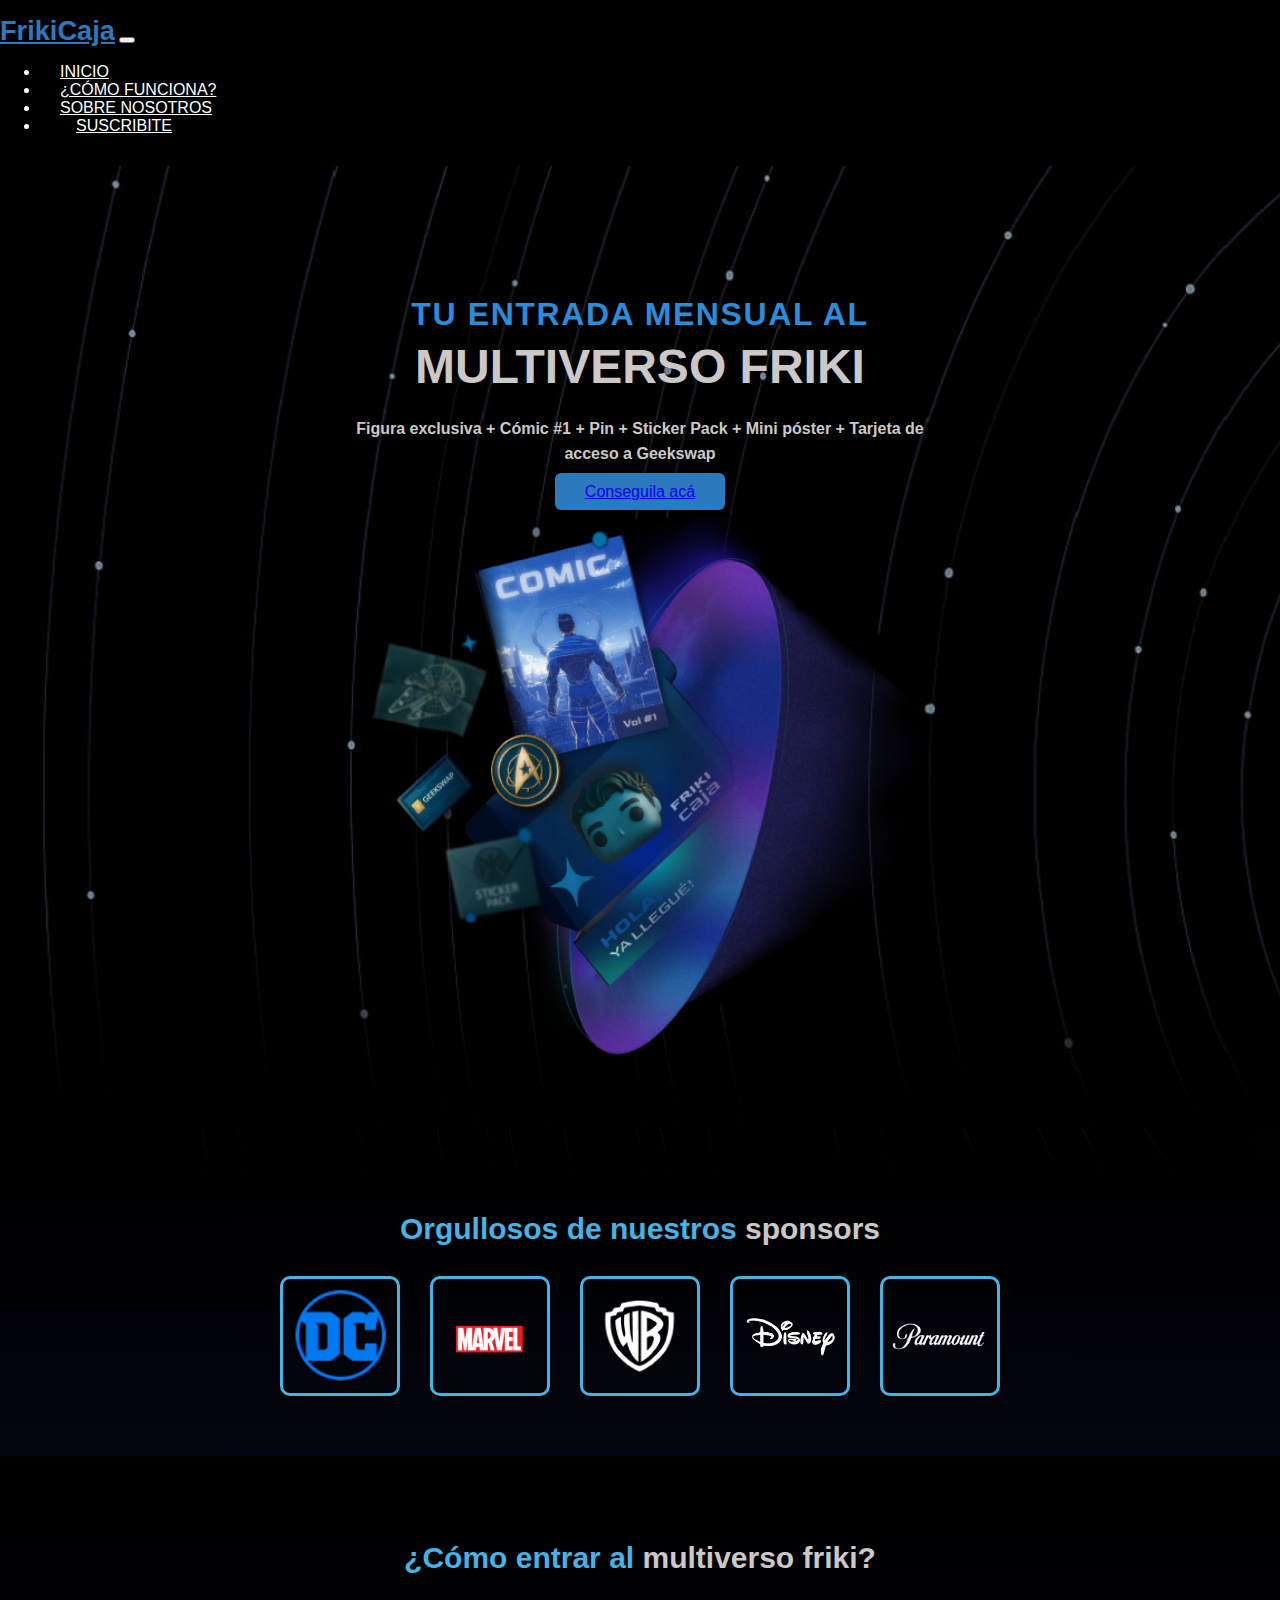
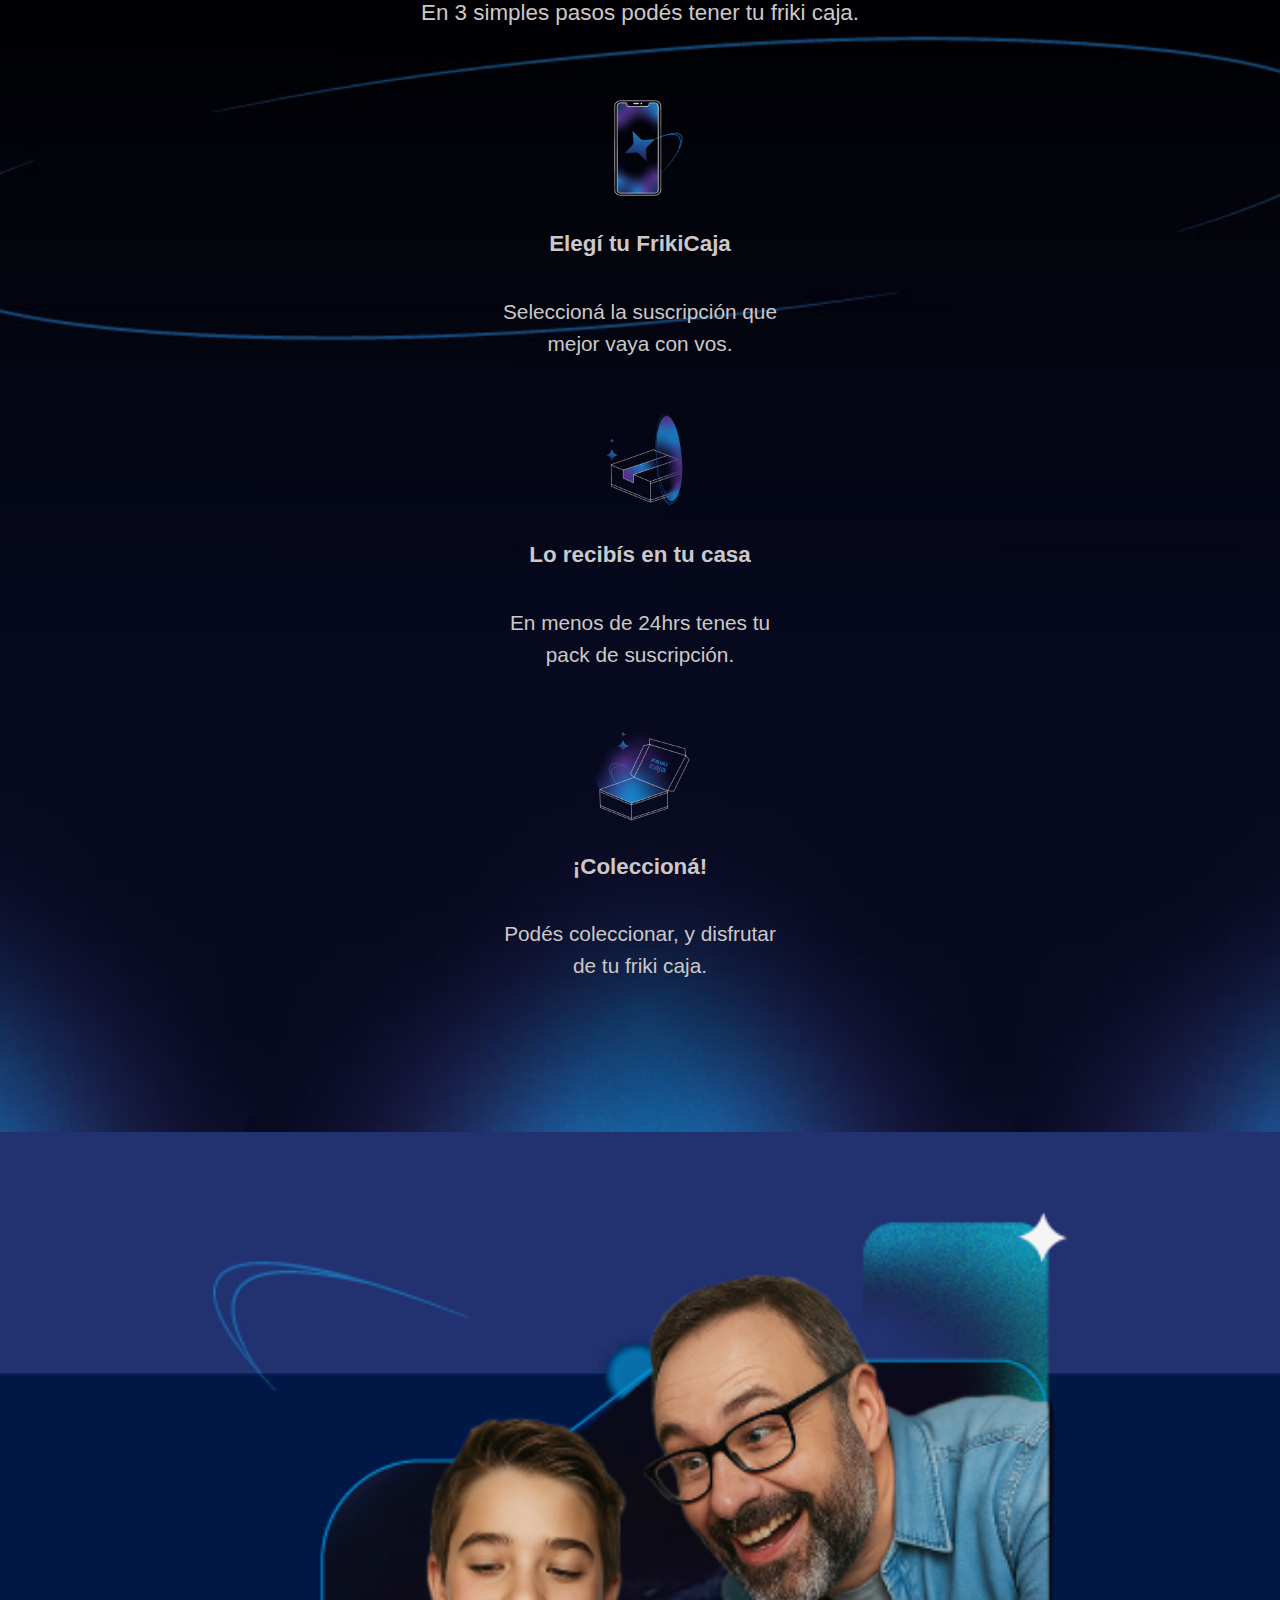
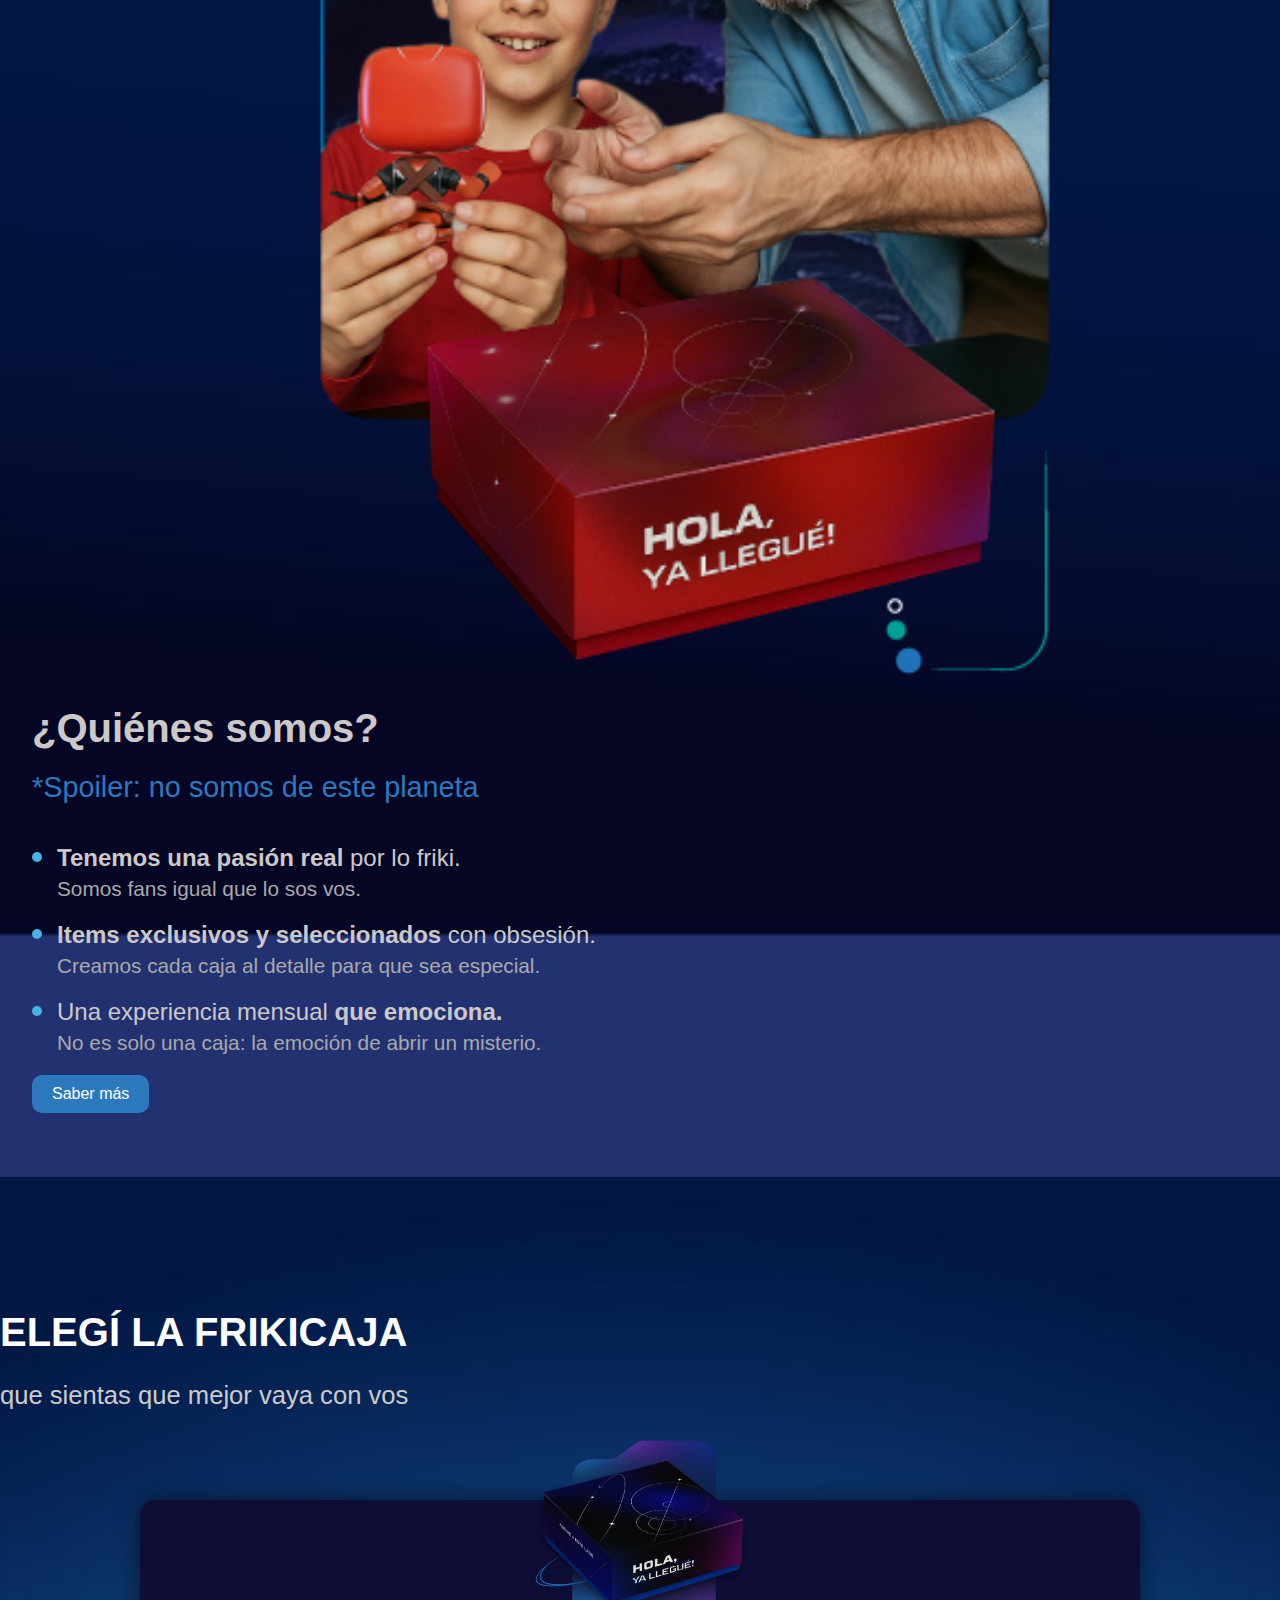
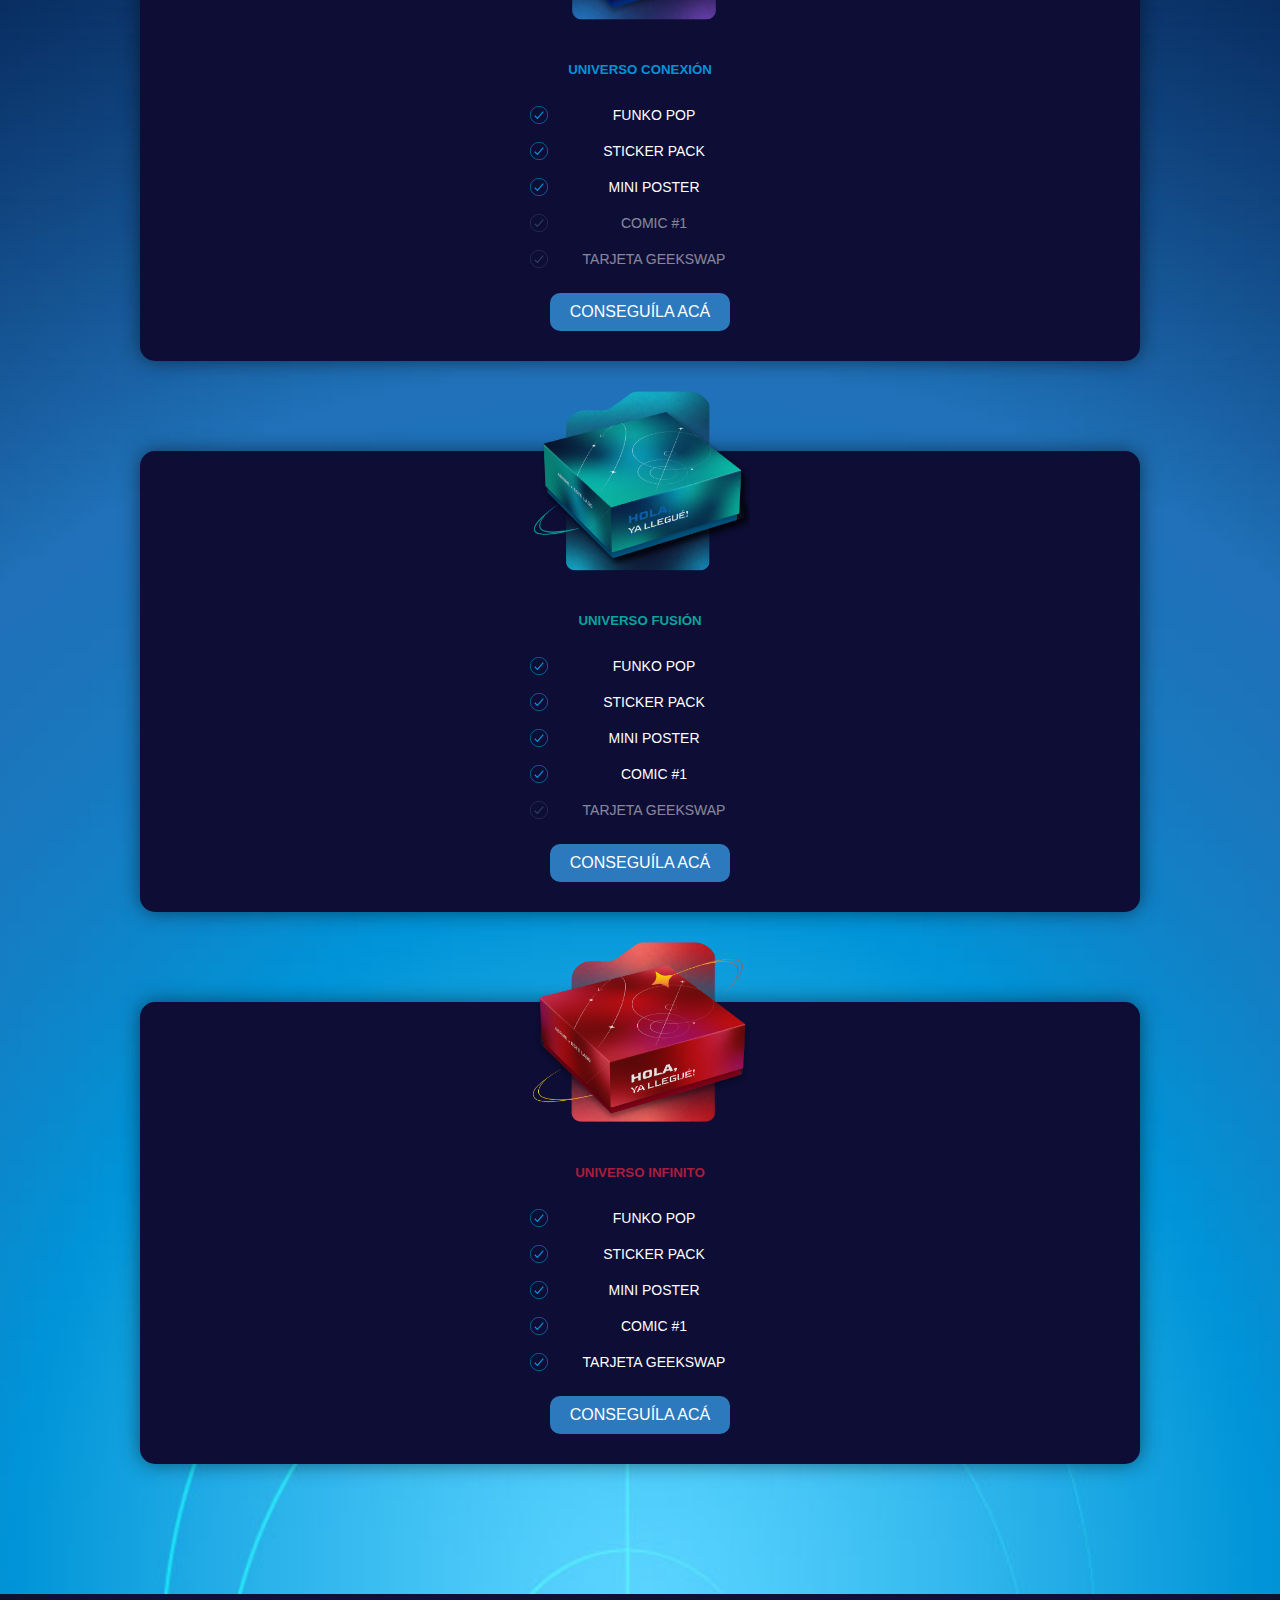
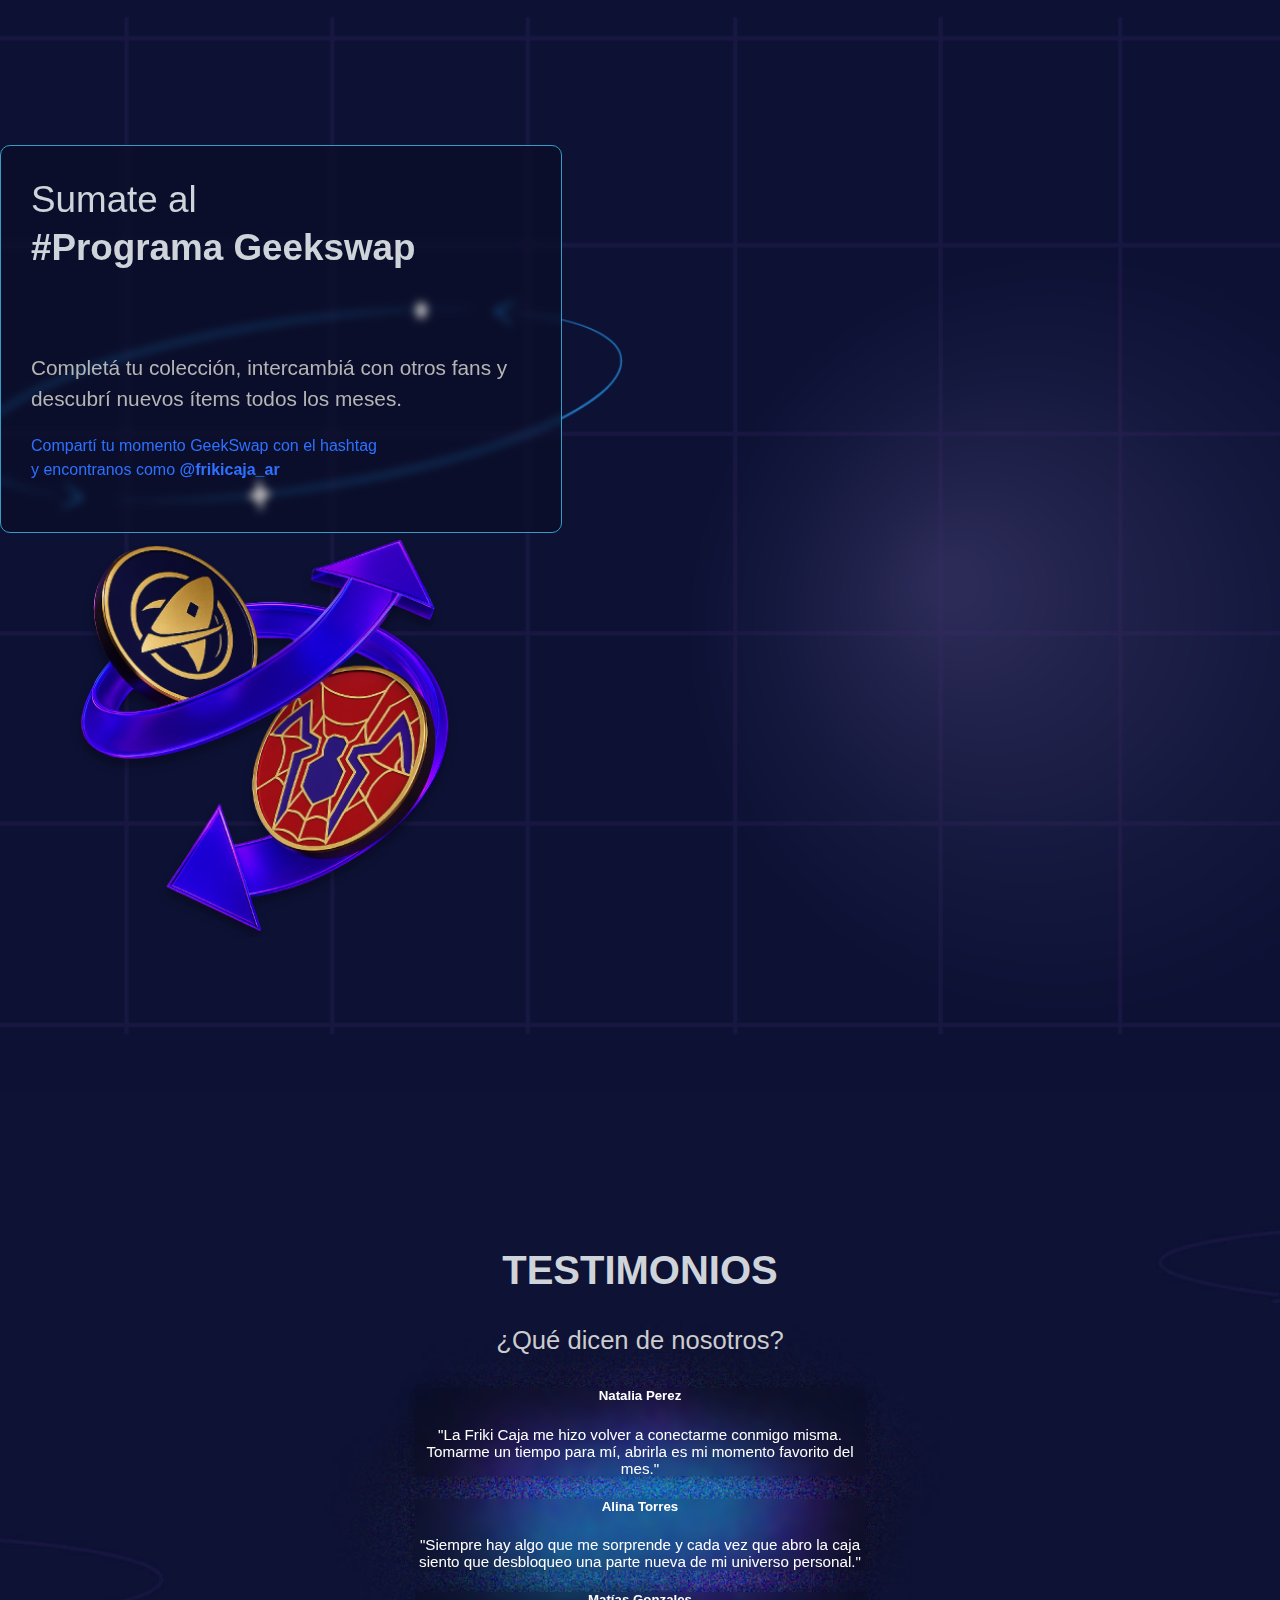
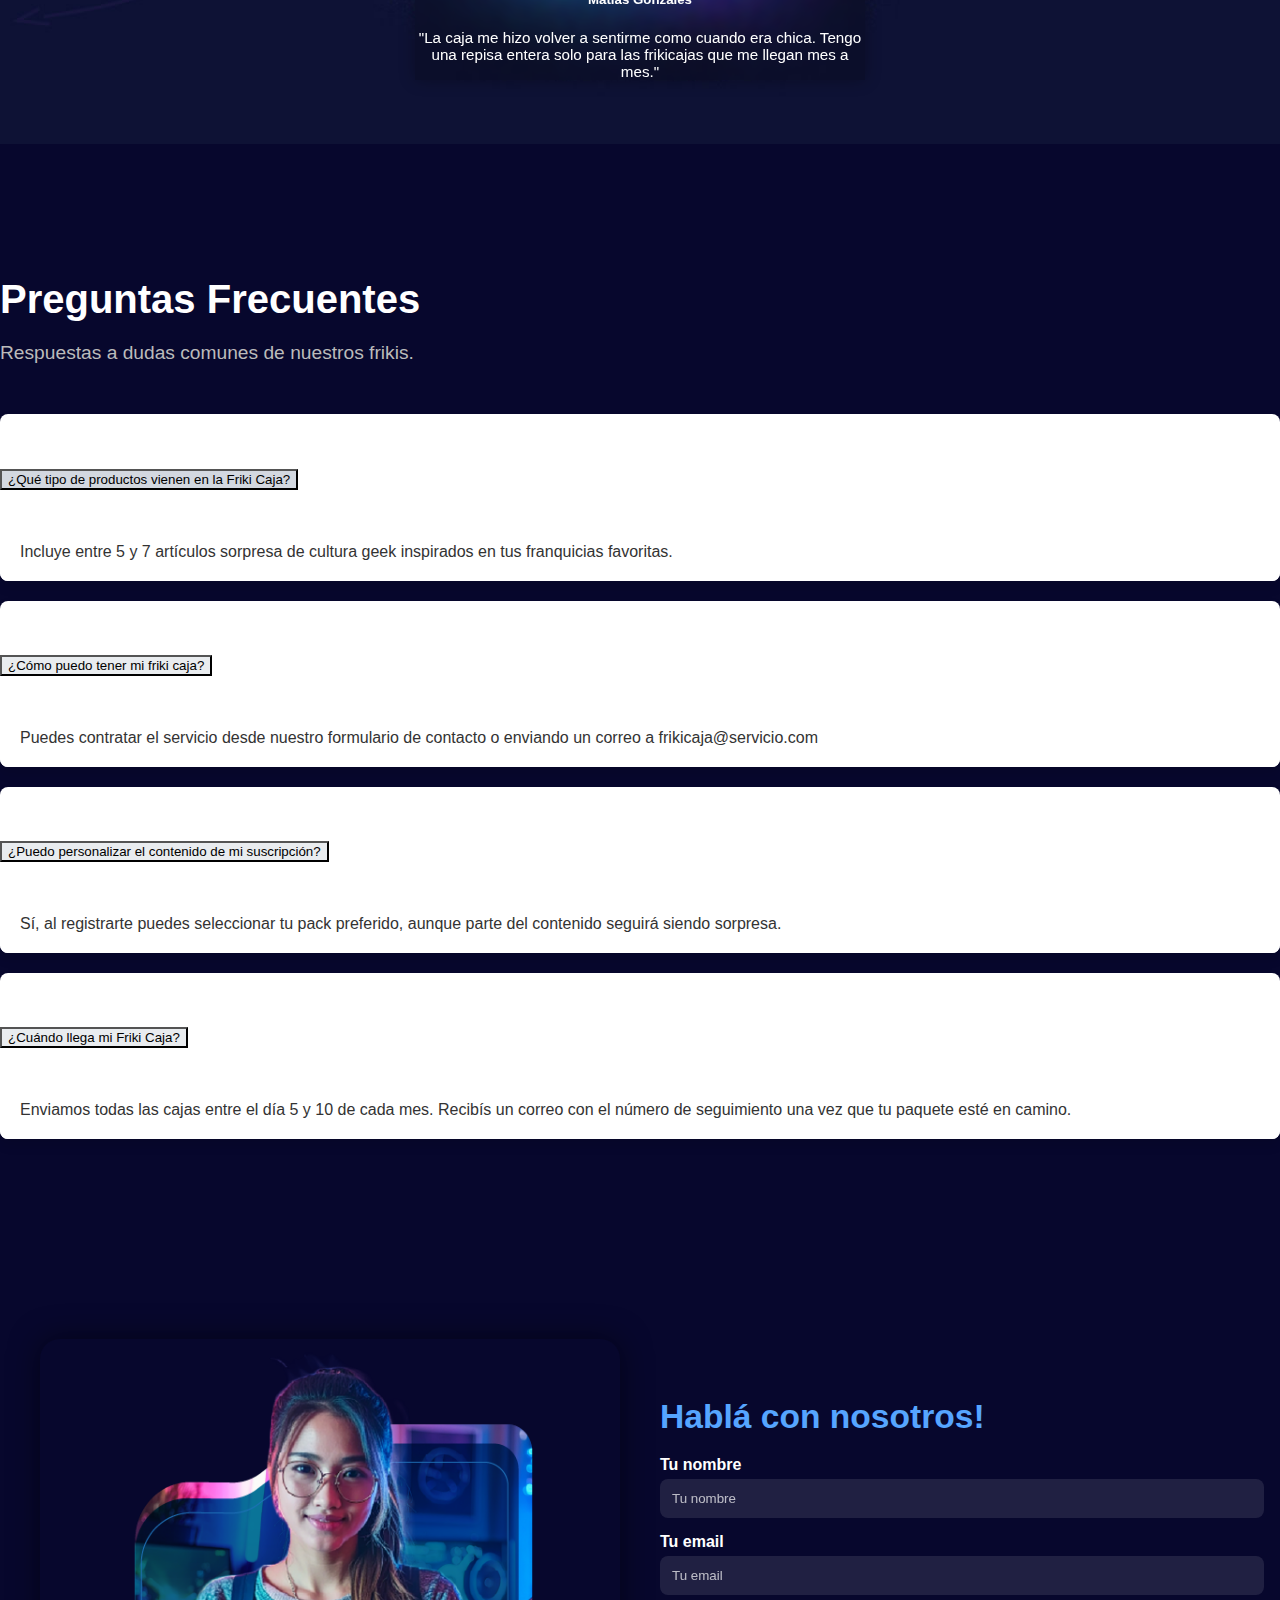
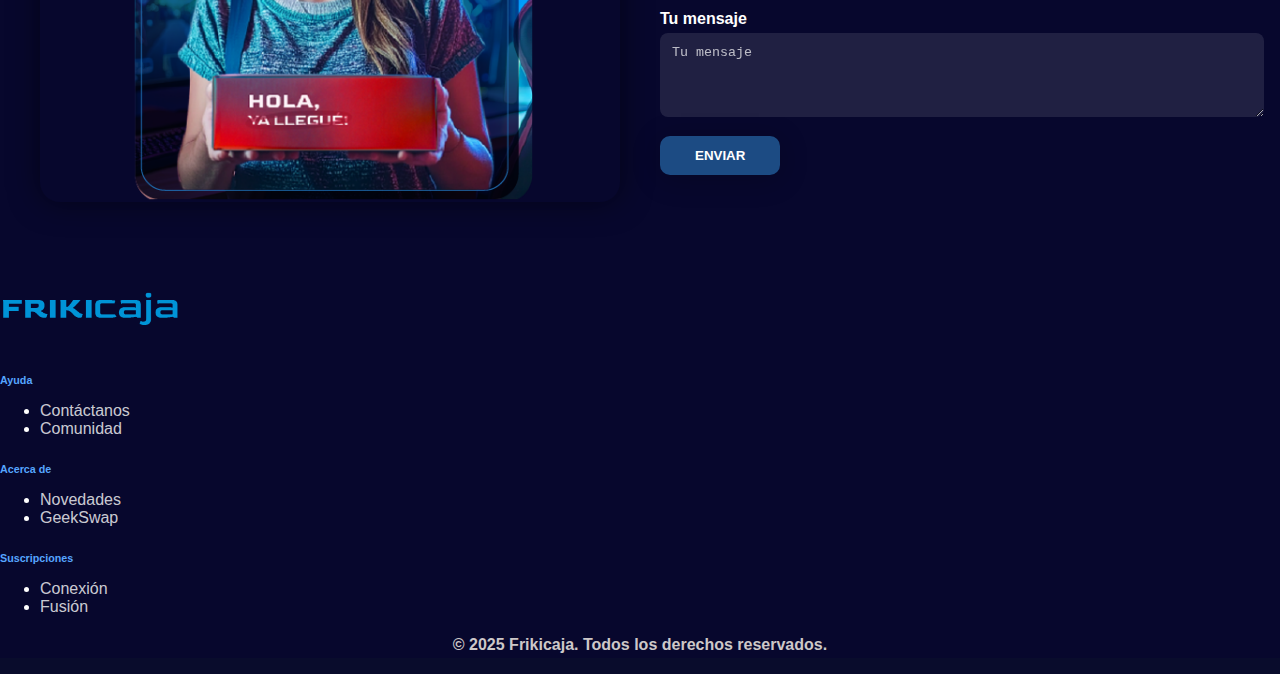
<file: index.html>
<!DOCTYPE html>
<html lang="es">
<head>
    <!-- Configuración básica del documento -->
    <meta charset="UTF-8">
    <meta name="viewport" content="width=device-width, initial-scale=1.0">
    <title>Plantilla Visible - Belluccia 3</title>

    <!-- Tipografía desde Google Fonts -->
    <link href='https://fonts.googleapis.com/css2?family=Goldman:wght@400;700&family=Montserrat:ital,wght@0,100..900;1,100..900&display=swap';>

    <!-- Framework CSS de Bootstrap -->
    <link href="https://cdn.jsdelivr.net/npm/bootstrap@5.3.7/dist/css/bootstrap.min.css" rel="stylesheet" integrity="sha384-LN+7fdVzj6u52u30Kp6M/trliBMCMKTyK833zpbD+pXdCLuTusPj697FH4R/5mcr" crossorigin="anonymous">

    <!-- Bootstrap Icons -->
    <link rel="stylesheet" href="https://cdn.jsdelivr.net/npm/bootstrap-icons@1.11.3/font/bootstrap-icons.css">

    <!-- Estilos personalizados -->
    <link rel="stylesheet" href="styles.css">

    
</head>
<body>

<!-- NAVBAR: Menú de navegación fijo superior -->
<nav class="navbar navbar-expand-lg navbar-dark fixed-top" style="background-color: rgba(0, 0, 0, 1);">
  <div class="container">
    <!-- Logo o nombre del sitio -->
    <a class="navbar-brand" href="#">FrikiCaja</a>
    <!-- Botón para mostrar menú en mobile -->
    <button class="navbar-toggler" type="button" data-bs-toggle="collapse" data-bs-target="#navbarNav">
      <span class="navbar-toggler-icon"></span>
    </button>
    <!-- Ítems del menú -->
    <div class="collapse navbar-collapse justify-content-end" id="navbarNav">
      <ul class="navbar-nav">
        <li class="nav-item"><a class="nav-link active" href="#">INICIO</a></li>
        <li class="nav-item"><a class="nav-link" href="#">¿CÓMO FUNCIONA?</a></li>
        <li class="nav-item"><a class="nav-link" href="#">SOBRE NOSOTROS</a></li>
        <li class="nav-item"><a class="nav-link nav-suscribite" href="#">SUSCRIBITE</a></li>
      </ul>
    </div>
  </div>
</nav>
<!-- /NAVBAR -->

<!-- HERO: Sección de portada con llamado a la acción -->
<section class="section-spacing container-fluid px-5 d-flex align-items-center justify-content-between hero-bg" style="min-height: 100vh; padding-top: 100px;">
  <div class="row align-items-center w-100">
    <!-- Texto principal -->
    <div class="col-lg-6">
      <h1 class="h1-custom">
        <span class="subtitulo">Tu entrada mensual al</span>
        <span class="titulo-friki">MULTIVERSO FRIKI</span>
      </h1>
      <p class="p-custom">Figura exclusiva + Cómic #1 + Pin + Sticker Pack 
        + Mini póster + Tarjeta de acceso a Geekswap</p>
     <div class="d-flex gap-3 mt-4 justify-content-center">
       <a href="./suscripcion.html" class="btn btn-dark">Conseguila acá</a>
    </div>
    </div>
    

    <!-- Imagen destacada -->
    <div class="col-lg-6 text-center">
      <img src="boxhero.png" class="img-fluid img-rounded" alt="Imagen Hero">
    </div>
  </div>
</section>
<!-- /HERO -->
<!-- SPONSORS: Sección DE SPONSORS -->
 <section class="sponsors">
  <div class="container">
  <h2>Orgullosos de nuestros <span class="sponsor-word">sponsors</span></h2>
    <div class="sponsor-logos">
      <img src="dc-logo.png" alt="DC" class="sponsor-logo">
      <img src="marvel-logo.png" alt="Marvel" class="sponsor-logo">
      <img src="wb-logo.png" alt="Warner Bros" class="sponsor-logo">
      <img src="disney-logo.png" alt="Disney" class="sponsor-logo">
      <img src="paramount-logo.png" alt="Paramount" class="sponsor-logo">
    </div>
  </div>
</section>
 <!-- SPONSORS: Sección DE SPONSORS -->
<!-- ABOUT: Sección sobre nosotros -->

<section class="section-spacing text-center about-sec">
  <div class="about-title">
   <h2 class="comoentrar">
  ¿Cómo entrar al <span class="blanco">multiverso friki?</span>
</h2>
  <p class="mt-3 mb-5">En 3 simples pasos podés tener tu friki caja.</p>
  </div>
  <div class="container">
    <div class="row justify-content-center">
      <!-- Paso 1 -->
      <div class="col-12 col-md-4 mb-5">
        <img src="pasouno.png" alt="Elegí tu caja" class="step-icon mb-3" />
        <h4 class="pasos">Elegí tu FrikiCaja</h4>
        <p class="suscripcion">Seleccioná la suscripción que mejor vaya con vos.</p>
      </div>
      <!-- Paso 2 -->
      <div class="col-12 col-md-4 mb-5">
        <img src="pasodos.png" alt="Lo recibís en tu casa" class="step-icon mb-3" />
        <h4 class="pasos">Lo recibís en tu casa</h4>
        <p class="suscripcion">En menos de 24hrs tenes tu pack de suscripción.</p>
      </div>
      <!-- Paso 3 -->
      <div class="col-12 col-md-4 mb-5">
        <img src="pasotres.png" alt="Coleccioná" class="step-icon mb-3" />
        <h4 class="pasos">¡Coleccioná!</h4>
        <p class="suscripcion">Podés coleccionar, y disfrutar de tu friki caja.</p>
      </div>
    </div>
  </div>
</section>

<!-- ABOUT: Sección sobre nosotros -->
 <!-- SECCIÓN B: Imagen izquierda, texto derecha -->
<section class="section-quienes">
  <div class="container">
    <div class="row align-items-center">
      <div class="col-lg-6 text-center mb-4 mb-lg-0">
        <img src="quien.png" class="img-quien img-rounded" alt="Imagen ilustrativa">
      </div>
      <div class="col-lg-6">
        <h2 class="display-5 tituloquienes">¿Quiénes somos?</h2>
        <p class="bajadaquienes">*Spoiler: no somos de este planeta</p>
        <ul class="lista-quienes">
    <li>
        <strong>Tenemos una pasión real</strong> por lo friki.<br>
        <span>Somos fans igual que lo sos vos.</span>
    </li>
    <li>
        <strong>Items exclusivos y seleccionados</strong> con obsesión.<br>
        <span>Creamos cada caja al detalle para que sea especial.</span>
    </li>
    <li>
        Una experiencia mensual <strong>que emociona.</strong><br>
        <span>No es solo una caja: la emoción de abrir un misterio.</span>
    </li>
</ul>

        <a href="#" class="btn-quienes btn-primary mt-3">Saber más</a>
      </div>
    </div>
  </div>
</section>

   <!-- PRICING: Tabla de precios o planes -->
<section class="section-spacing precios-universo text-center">
  <h2 class="titulo-universo">ELEGÍ LA FRIKICAJA</h2>
  <p class="subtitulo-universo">que sientas que mejor vaya con vos</p>
  <div class="row mt-5 justify-content-center">

    <!-- UNIVERSO CONEXIÓN -->
    <div class="col-md-4 col-sm-6">
      <div class="universo-card">
        <img class="box-img" src="conexion.png" alt="Caja Conexión">
        <h5 class="nombre-conexion">UNIVERSO CONEXIÓN</h5>
        <ul class="universo-lista">
          <li><span class="icon-check"></span>FUNKO POP</li>
          <li><span class="icon-check"></span>STICKER PACK</li>
          <li><span class="icon-check"></span>MINI POSTER</li>
          <li class="disabled"><span class="icon-cross"></span>COMIC #1</li>
          <li class="disabled"><span class="icon-cross"></span>TARJETA GEEKSWAP</li>
        </ul>
        <a href="#" class="btn-universo">CONSEGUÍLA ACÁ</a>
      </div>
    </div>

    <!-- UNIVERSO FUSIÓN -->
    <div class="col-md-4 col-sm-6">
      <div class="universo-card">
        <img class="box-img" src="fusion.png" alt="Caja Fusión">
        <h5 class="nombre-fusion">UNIVERSO FUSIÓN</h5>
        <ul class="universo-lista">
          <li><span class="icon-check"></span>FUNKO POP</li>
          <li><span class="icon-check"></span>STICKER PACK</li>
          <li><span class="icon-check"></span>MINI POSTER</li>
          <li><span class="icon-check"></span>COMIC #1</li>
          <li class="disabled"><span class="icon-cross"></span>TARJETA GEEKSWAP</li>
        </ul>
        <a href="#" class="btn-universo">CONSEGUÍLA ACÁ</a>
      </div>
    </div>

    <!-- UNIVERSO INFINITO -->
    <div class="col-md-4 col-sm-6">
      <div class="universo-card">
        <img class="box-img" src="infinito.png" alt="Caja Infinito">
        <h5 class="nombre-infinito">UNIVERSO INFINITO</h5>
        <ul class="universo-lista">
          <li><span class="icon-check"></span>FUNKO POP</li>
          <li><span class="icon-check"></span>STICKER PACK</li>
          <li><span class="icon-check"></span>MINI POSTER</li>
          <li><span class="icon-check"></span>COMIC #1</li>
          <li><span class="icon-check"></span>TARJETA GEEKSWAP</li>
        </ul>
        <a href="#" class="btn-universo">CONSEGUÍLA ACÁ</a>
      </div>
    </div>

  </div>
</section>

<!-- SECCIÓN C: Texto izquierda, imagen derecha -->
<section class="section-spacing fondo-con-imagen">
  <div class="container">
    <div class="row align-items-center justify-content-center">
      
      <!-- Columna de texto -->
      <div class="col-lg-6 text-left texto-geekswap">
        <div class="titulo-geekswap">
          Sumate al<br>
          <strong>#Programa Geekswap</strong>
        </div>
        <div class="descripcion-geekswap">
          <p>
            Completá tu colección, intercambiá con otros fans y descubrí nuevos ítems todos los meses.
          </p>
          <p class="hashtag">
            Compartí tu momento GeekSwap con el hashtag <br>y encontranos como <strong>@frikicaja_ar</strong>
          </p>
        </div>
      </div>
      
      <!-- Columna de imagen -->
      <div class="col-lg-6 text-center mt-4 mt-lg-0">
        <img src="geek.png" class="img-fluid mx-auto d-block" alt="GeekSwap">
      </div>
      
    </div>
  </div>
</section>

<!-- SECCIÓN TESTIMONIOS -->
<section class="section-spacing container-fluid text-center py-5 testimonios-section">
  <h2 class="testimonios-titulo mb-3 text-uppercase fw-bold">TESTIMONIOS</h2>
<p class="testimonios-subtitulo mb-5">¿Qué dicen de nosotros?</p>

  <div class="row">
    <!-- Testimonio 1 -->
    <div class="col-md-4 mb-4">
      <div class="testimonial-card p-4 rounded h-100">
        <h5 class="fw-bold">Natalia Perez</h5>
        <p>"La Friki Caja me hizo volver a conectarme conmigo misma. Tomarme un tiempo para mí, abrirla es mi momento favorito del mes."</p>
      </div>
    </div>

    <!-- Testimonio 2 -->
<div class="col-md-4 mb-4">
  <div class="testimonial-card middle-card p-4 rounded h-100">
    <h5 class="fw-bold">Alina Torres</h5>
    <p>"Siempre hay algo que me sorprende y cada vez que abro la caja siento que desbloqueo una parte nueva de mi universo personal."</p>
  </div>
</div>

    <!-- Testimonio 3 -->
    <div class="col-md-4 mb-4">
      <div class="testimonial-card p-4 rounded h-100">
        <h5 class="fw-bold">Matías Gonzales</h5>
        <p>"La caja me hizo volver a sentirme como cuando era chica. Tengo una repisa entera solo para las frikicajas que me llegan mes a mes."</p>
      </div>
    </div>
  </div>
</section>


<!-- FAQS: Preguntas frecuentes -->
<section class="faq-section text-center">
  <div class="container">
    <h2 class="faq-title">Preguntas Frecuentes</h2>
    <p class="faq-subtitle">Respuestas a dudas comunes de nuestros frikis.</p>

    <div class="accordion mt-5" id="faqAccordion">
      
      <!-- Pregunta 1 -->
      <div class="accordion-item faq-item">
        <h2 class="accordion-header" id="headingOne">
          <button class="accordion-button faq-button" type="button" data-bs-toggle="collapse" data-bs-target="#collapseOne" aria-expanded="true" aria-controls="collapseOne">
            ¿Qué tipo de productos vienen en la Friki Caja?
          </button>
        </h2>
        <div id="collapseOne" class="accordion-collapse collapse show">
          <div class="accordion-body faq-body">
            Incluye entre 5 y 7 artículos sorpresa de cultura geek inspirados en tus franquicias favoritas.
          </div>
        </div>
      </div>

      <!-- Pregunta 2 -->
      <div class="accordion-item faq-item">
        <h2 class="accordion-header" id="headingTwo">
          <button class="accordion-button faq-button collapsed" type="button" data-bs-toggle="collapse" data-bs-target="#collapseTwo" aria-expanded="false" aria-controls="collapseTwo">
            ¿Cómo puedo tener mi friki caja?
          </button>
        </h2>
        <div id="collapseTwo" class="accordion-collapse collapse">
          <div class="accordion-body faq-body">
            Puedes contratar el servicio desde nuestro formulario de contacto o enviando un correo a frikicaja@servicio.com
          </div>
        </div>
      </div>

      <!-- Pregunta 3 -->
      <div class="accordion-item faq-item">
        <h2 class="accordion-header" id="headingThree">
          <button class="accordion-button faq-button collapsed" type="button" data-bs-toggle="collapse" data-bs-target="#collapseThree" aria-expanded="false" aria-controls="collapseThree">
            ¿Puedo personalizar el contenido de mi suscripción?
          </button>
        </h2>
        <div id="collapseThree" class="accordion-collapse collapse">
          <div class="accordion-body faq-body">
            Sí, al registrarte puedes seleccionar tu pack preferido, aunque parte del contenido seguirá siendo sorpresa.
          </div>
        </div>
      </div>

      <!-- Pregunta 4 -->
      <div class="accordion-item faq-item">
        <h2 class="accordion-header" id="headingFour">
          <button class="accordion-button faq-button collapsed" type="button" data-bs-toggle="collapse" data-bs-target="#collapseFour" aria-expanded="false" aria-controls="collapseFour">
            ¿Cuándo llega mi Friki Caja?
          </button>
        </h2>
        <div id="collapseFour" class="accordion-collapse collapse">
          <div class="accordion-body faq-body">
            Enviamos todas las cajas entre el día 5 y 10 de cada mes. Recibís un correo con el número de seguimiento una vez que tu paquete esté en camino.
          </div>
        </div>
      </div>

    </div>
  </div>
</section>
<!-- CONTACT FORM: Formulario de contacto -->
<!-- CONTACT FORM -->
<section class="contact-section">
  <div class="contact-wrapper">
    <!-- Imagen a la izquierda -->
    <div class="contact-image">
      <img src="chica.png" alt="Frikicaja">
    </div>

    <!-- Formulario a la derecha -->
    <div class="contact-form">
      <h2>Hablá con nosotros!</h2>
      <form>
        <label>Tu nombre</label>
        <input type="text" placeholder="Tu nombre">

        <label>Tu email</label>
        <input type="email" placeholder="Tu email">

        <label>Tu mensaje</label>
        <textarea rows="4" placeholder="Tu mensaje"></textarea>

        <button type="submit" class="btn btn-dark contact-submit-btn">ENVIAR</button>
      </form>
    </div>
  </div>
</section>
<!-- /CONTACT FORM -->
<!-- FOOTER: Pie de página -->
<footer class="footer-custom py-4">
  <div class="container">
    <div class="row align-items-center">

      <!-- Columna 1: Imagen -->
      <div class="col-md-3 text-center text-md-start mb-4 mb-md-0">
        <img src="logo.png" alt="Frikicaja" class="footer-logo">
      </div>

      <!-- Contenedor de columnas alineadas a la derecha -->
      <div class="col-md-9 d-flex justify-content-end flex-wrap">

        <!-- Columna 2: Ayuda -->
        <div class="footer-column me-4 mb-3">
          <h6 class="footer-title">Ayuda</h6>
          <ul class="list-unstyled">
            <li><a href="#">Contáctanos</a></li>
            <li><a href="#">Comunidad</a></li>
          </ul>
        </div>

        <!-- Columna 3: Acerca de -->
        <div class="footer-column me-4 mb-3">
          <h6 class="footer-title">Acerca de</h6>
          <ul class="list-unstyled">
            <li><a href="#">Novedades</a></li>
            <li><a href="#">GeekSwap</a></li>
          </ul>
        </div>

        <!-- Columna 4: Suscripciones -->
        <div class="footer-column mb-3">
          <h6 class="footer-title">Suscripciones</h6>
          <ul class="list-unstyled">
            <li><a href="#">Conexión</a></li>
            <li><a href="#">Fusión</a></li>
          </ul>
        </div>

      </div>

    </div>

    <!-- Línea inferior -->
    <div class="text-center mt-4">
      <p class="p-custom">© 2025 Frikicaja. Todos los derechos reservados.</p>
    </div>

  </div>
</footer>
<!-- /FOOTER -->

<!-- Bootstrap Bundle JS (incluye Popper) -->
<script src="https://cdn.jsdelivr.net/npm/bootstrap@5.3.7/dist/js/bootstrap.bundle.min.js" integrity="sha384-ndDqU0Gzau9qJ1lfW4pNLlhNTkCfHzAVBReH9diLvGRem5+R9g2FzA8ZGN954O5Q" crossorigin="anonymous"></script>

<!-- Script personalizado para cambiar el navbar al hacer scroll -->
<script>
window.addEventListener('scroll', function() {
  const navbar = document.querySelector('.navbar');
  navbar.classList.toggle('scrolled', window.scrollY > 50);
});
</script>

<!-- Scripts adicionales -->
<script src="scripts.js"></script>
</body>
</html>
</file>
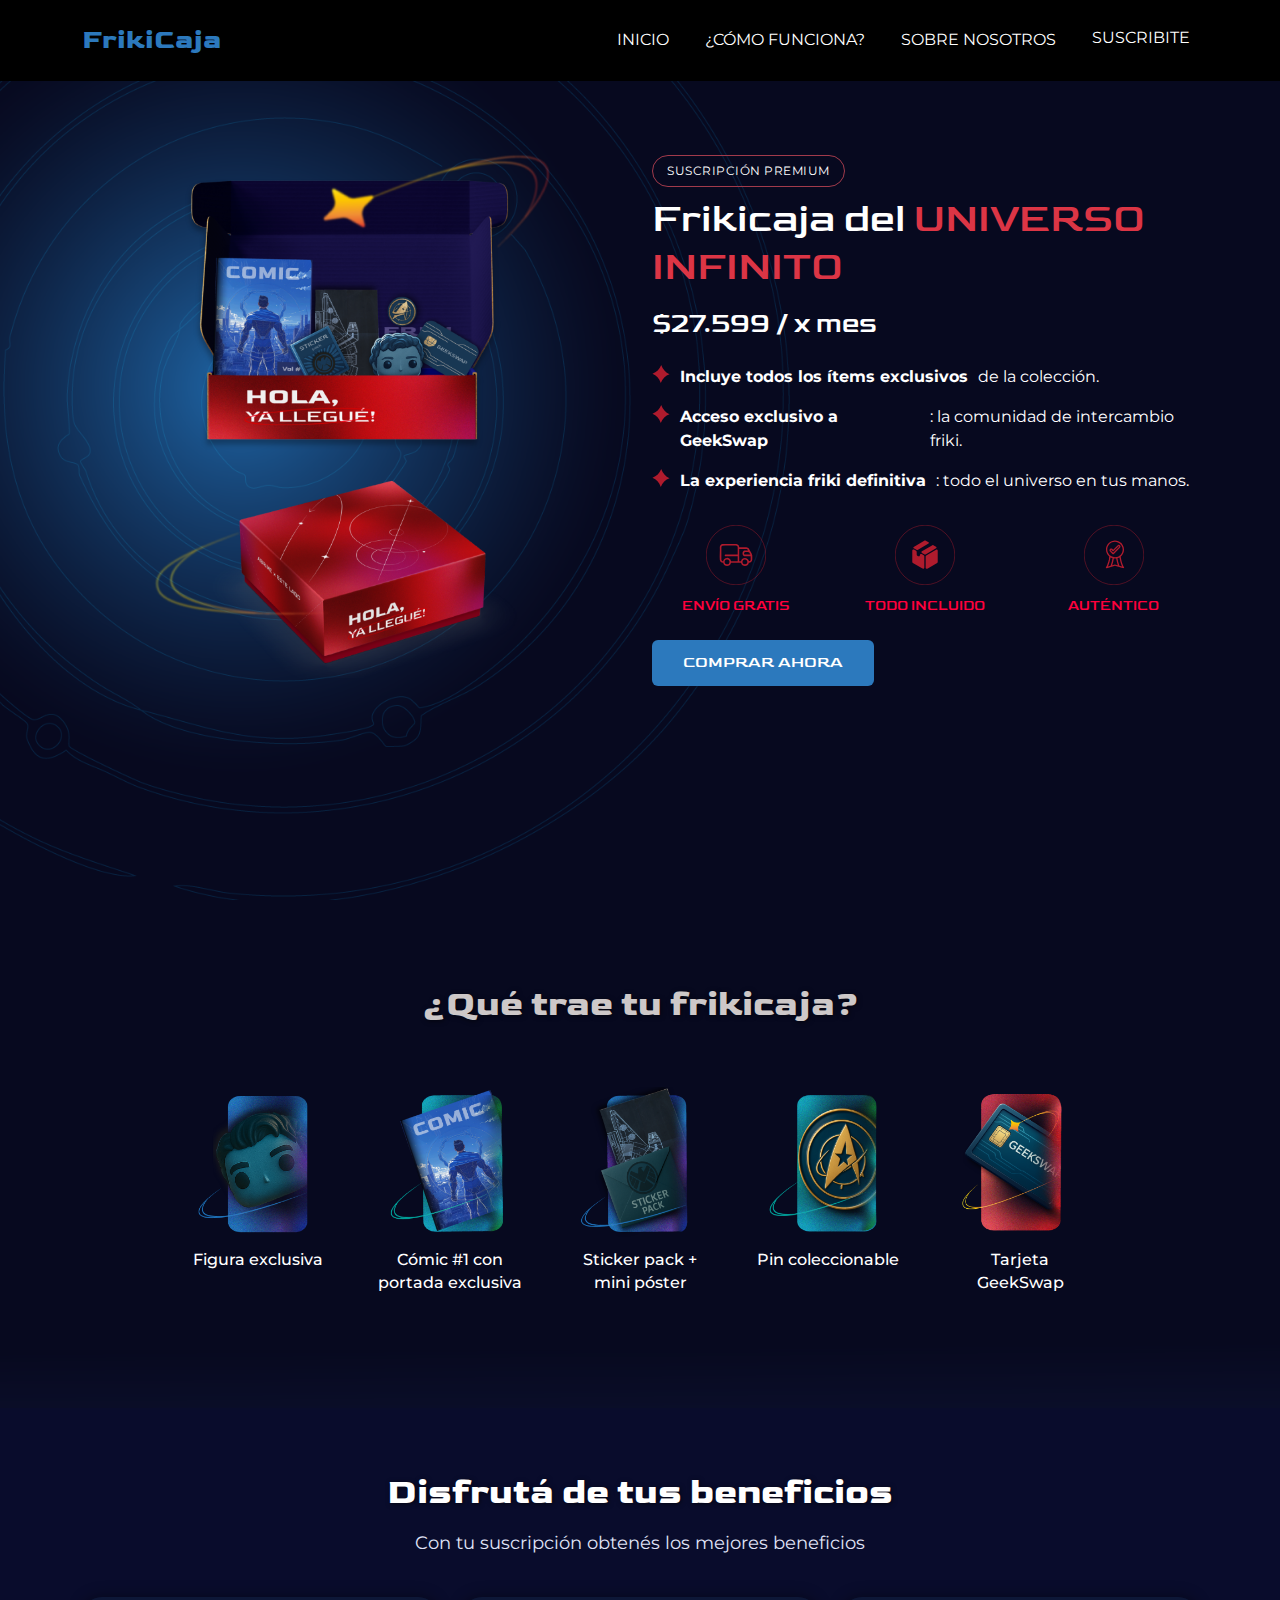
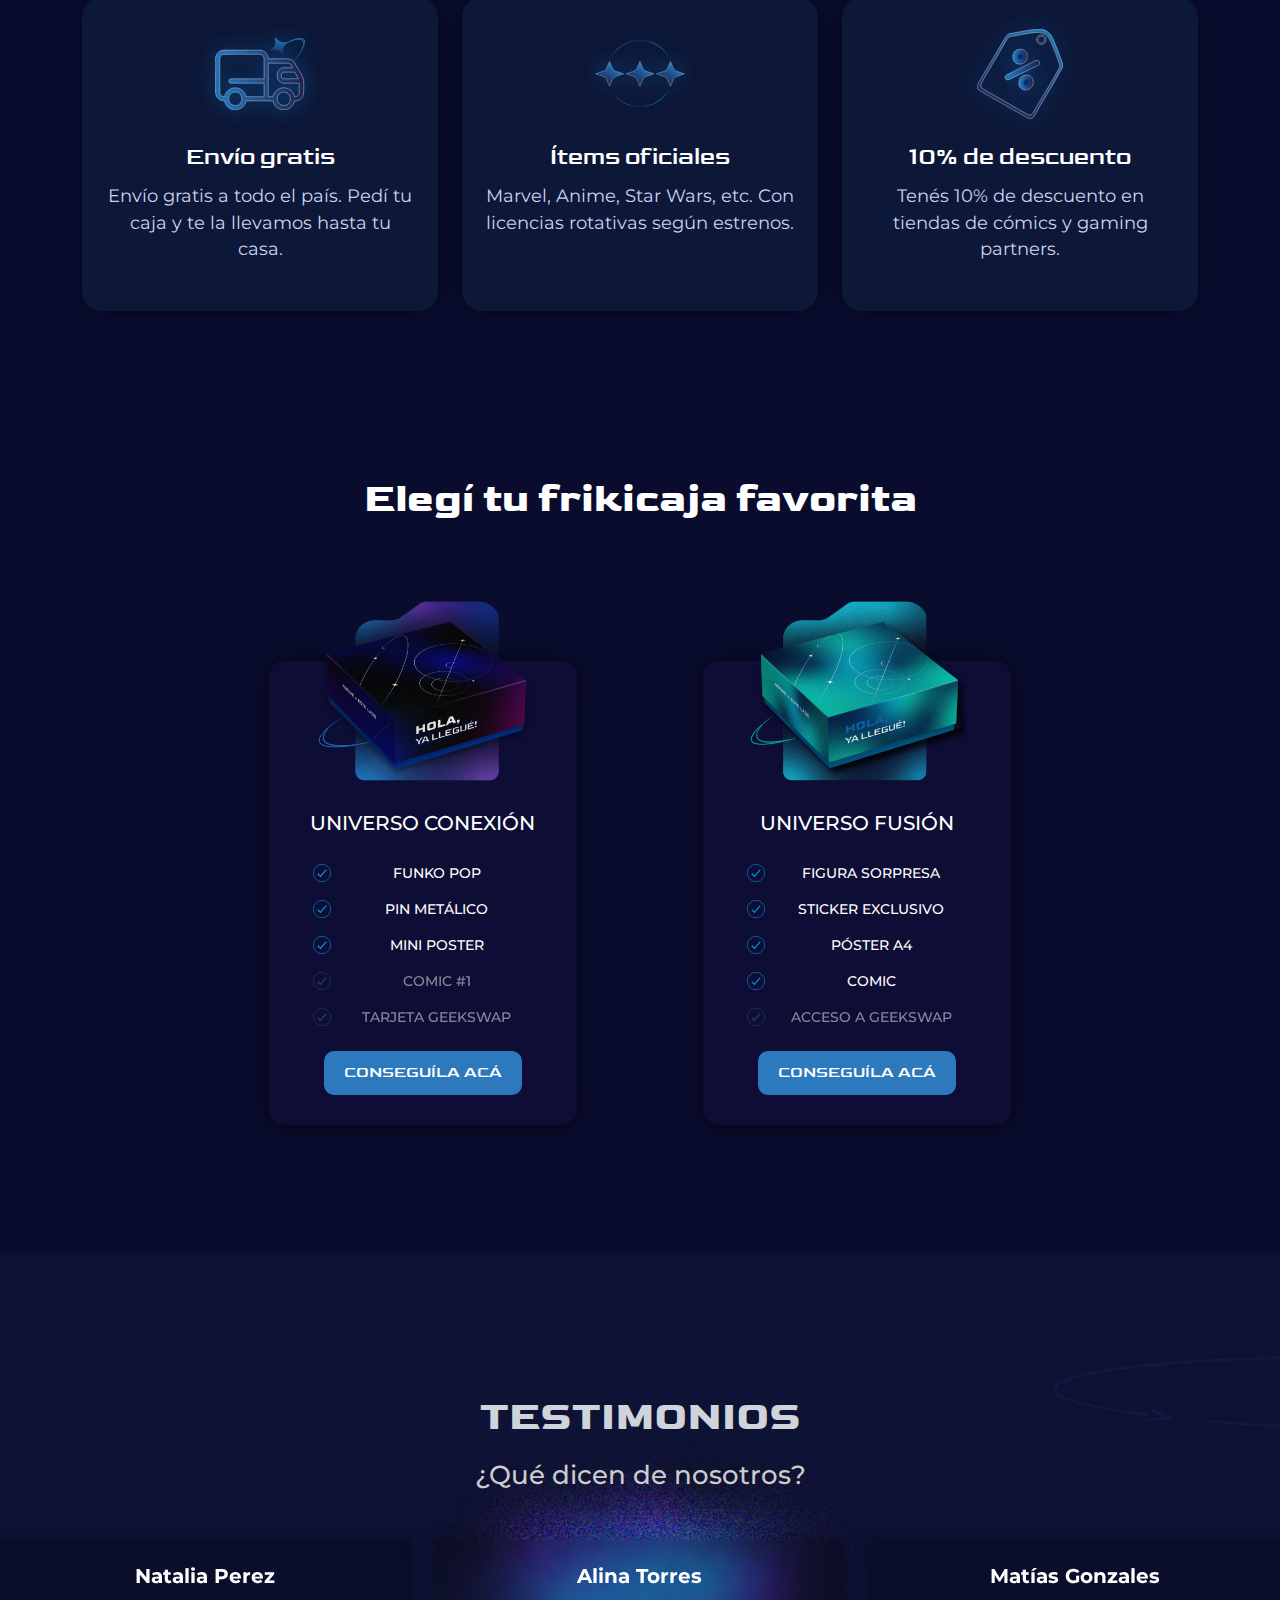
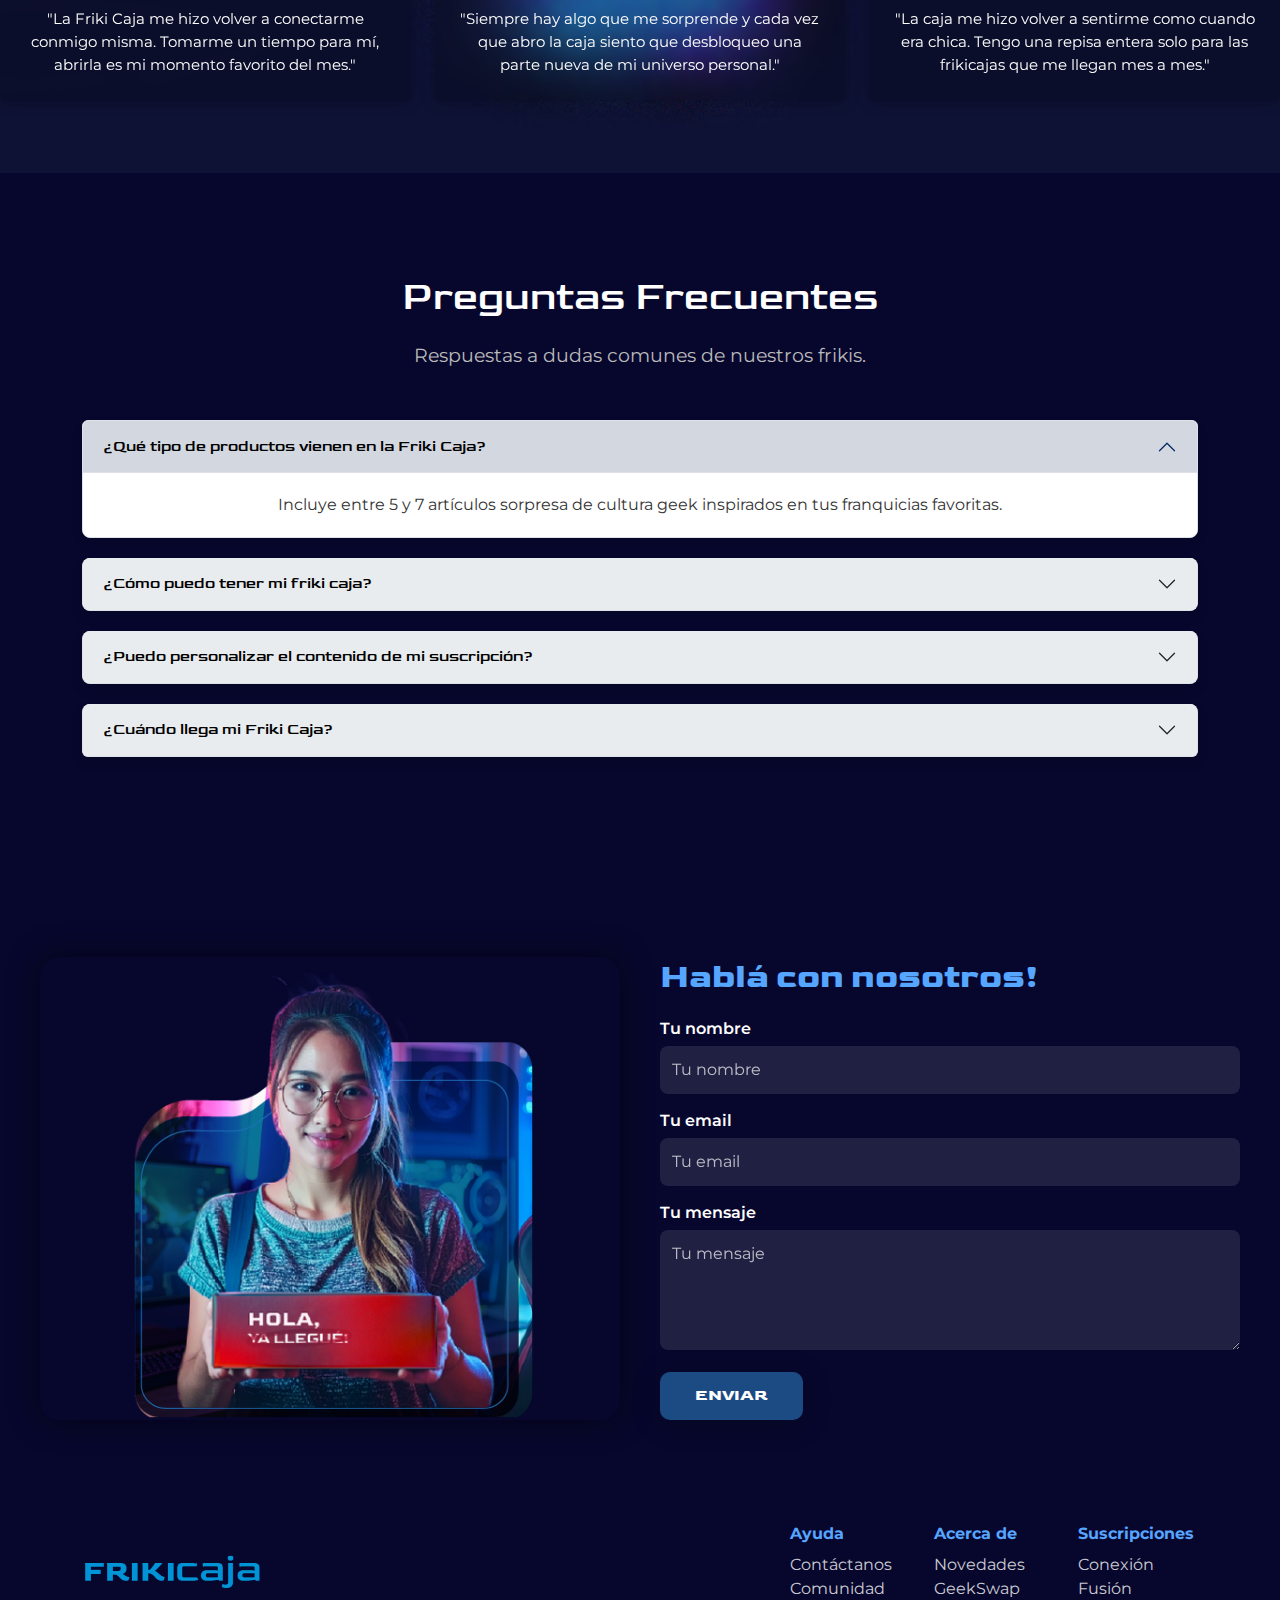
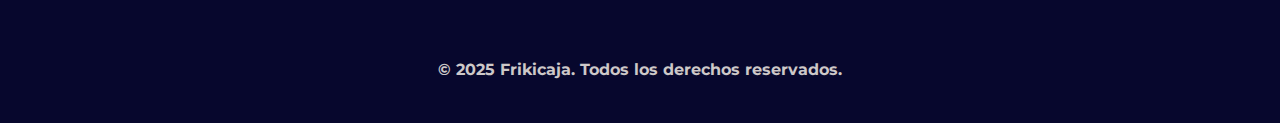
<file: suscripcion.html>
<!DOCTYPE html>
<html lang="es">
<head>
  <meta charset="UTF-8" />
  <meta name="viewport" content="width=device-width, initial-scale=1.0" />
  <title>Suscripción FrikiCaja</title>

  <!-- Google Fonts -->
  <link href="https://fonts.googleapis.com/css2?family=Goldman&display=swap" rel="stylesheet">
  <link href="https://fonts.googleapis.com/css2?family=Montserrat:wght@300;700&display=swap" rel="stylesheet">

  <!-- Bootstrap -->
  <link href="https://cdn.jsdelivr.net/npm/bootstrap@5.3.7/dist/css/bootstrap.min.css" rel="stylesheet">

  <!-- Estilos personalizados -->
  <link rel="stylesheet" href="styles.css">
</head>
<body>
<!-- NAVBAR: Menú de navegación fijo superior -->
<nav class="navbar navbar-expand-lg navbar-dark fixed-top" style="background-color: rgba(0, 0, 0, 1);">
  <div class="container">
    <!-- Logo o nombre del sitio -->
    <a class="navbar-brand" href="#">FrikiCaja</a>
    <!-- Botón para mostrar menú en mobile -->
    <button class="navbar-toggler" type="button" data-bs-toggle="collapse" data-bs-target="#navbarNav">
      <span class="navbar-toggler-icon"></span>
    </button>
    <!-- Ítems del menú -->
    <div class="collapse navbar-collapse justify-content-end" id="navbarNav">
      <ul class="navbar-nav">
        <li class="nav-item"><a class="nav-link active" href="#">INICIO</a></li>
        <li class="nav-item"><a class="nav-link" href="#">¿CÓMO FUNCIONA?</a></li>
        <li class="nav-item"><a class="nav-link" href="#">SOBRE NOSOTROS</a></li>
        <li class="nav-item"><a class="nav-link nav-suscribite" href="#">SUSCRIBITE</a></li>
      </ul>
    </div>
  </div>
</nav>
<!-- /NAVBAR -->

<!-- HERO PLAN -->
<section class="infinito-hero w-100">
  <div class="container">
    <div class="row align-items-center">
      <div class="col-md-6 text-center">
        <img src="infinitopack.png" alt="Caja Friki" class="img-fluid mb-4 friki-img">
      </div>
      <div class="col-md-6">
        <span class="badge-premium mb-2">SUSCRIPCIÓN PREMIUM</span>
        <h2 class="mb-3">Frikicaja del <span class="text-danger">UNIVERSO INFINITO</span></h2>
        <h3 class="text-white">$27.599 / x mes</h3>

        <ul class="mt-4 lista-beneficios">
  <li>
    <img src="icono.svg" alt="Icono estrella" class="icono-estrella">
    <strong>Incluye todos los ítems exclusivos</strong> de la colección.
  </li>
  <li>
    <img src="icono.svg" alt="Icono estrella" class="icono-estrella">
    <strong>Acceso exclusivo a GeekSwap</strong>: la comunidad de intercambio friki.
  </li>
  <li>
    <img src="icono.svg" alt="Icono estrella" class="icono-estrella">
    <strong>La experiencia friki definitiva</strong>: todo el universo en tus manos.
  </li>
</ul>

        <!-- Íconos PNG personalizados -->
        <div class="iconos-grandes">
          <div class="icono-item">
            <img src="enviogratis.svg" alt="Envío Gratis">
            <p>ENVÍO GRATIS</p>
          </div>
          <div class="icono-item">
            <img src="todoincluido.svg" alt="Todo Incluido">
            <p>TODO INCLUIDO</p>
          </div>
          <div class="icono-item">
            <img src="original.svg" alt="Auténtico">
            <p>AUTÉNTICO</p>
          </div>
        </div>

        <!-- Botón -->
        <div class="d-flex gap-3 mt-4">
          <button class="btn btn-friki">COMPRAR AHORA</button>
        </div>
      </div>
    </div>
  </div>
</section>

<section class="frikicaja-contenido">
  <div class="container text-center">
    <h2 class="section-title mb-5">¿Qué trae tu frikicaja?</h2>
    <div class="row justify-content-center">
      
      <div class="col-6 col-sm-4 col-md-2 mb-4 item-frikicaja">
        <div class="contenido-item">
          <img src="funko.png" alt="Figura exclusiva" class="img-fluid contenido-img">
          <p class="contenido-txt">Figura exclusiva</p>
        </div>
      </div>

      <div class="col-6 col-sm-4 col-md-2 mb-4 item-frikicaja">
        <div class="contenido-item">
          <img src="comic.png" alt="Cómic exclusivo" class="img-fluid contenido-img">
          <p class="contenido-txt">Cómic #1 con portada exclusiva</p>
        </div>
      </div>

      <div class="col-6 col-sm-4 col-md-2 mb-4 item-frikicaja">
        <div class="contenido-item">
          <img src="sticker.png" alt="Stickers y póster" class="img-fluid contenido-img">
          <p class="contenido-txt">Sticker pack + mini póster</p>
        </div>
      </div>

      <div class="col-6 col-sm-4 col-md-2 mb-4 item-frikicaja">
        <div class="contenido-item">
          <img src="pin.png" alt="Pin coleccionable" class="img-fluid contenido-img">
          <p class="contenido-txt">Pin coleccionable</p>
        </div>
      </div>

      <div class="col-6 col-sm-4 col-md-2 mb-4 item-frikicaja">
        <div class="contenido-item">
          <img src="tarjeta.png" alt="Tarjeta GeekSwap" class="img-fluid contenido-img">
          <p class="contenido-txt">Tarjeta GeekSwap</p>
        </div>
      </div>

    </div>
  </div>
</section>



<section class="container-fluid text-center">
  <h2 class="section-title">Disfrutá de tus beneficios</h2>
  <p class="subtitulo-beneficios">Con tu suscripción obtenés los mejores beneficios</p>
  <div class="container">
    <div class="row justify-content-center g-4">
      <div class="col-md-4">
        <div class="card-beneficio">
          <div class="icono-beneficio">
            <img src="enviogratisuno.svg" alt="Envío gratis">
          </div>
          <h5>Envío gratis</h5>
          <p>Envío gratis a todo el país. Pedí tu caja y te la llevamos hasta tu casa.</p>
        </div>
      </div>
      <div class="col-md-4">
        <div class="card-beneficio">
          <div class="icono-beneficio">
            <img src="oficiales.svg" alt="Ítems oficiales">
          </div>
          <h5>Ítems oficiales</h5>
          <p>Marvel, Anime, Star Wars, etc. Con licencias rotativas según estrenos.</p>
        </div>
      </div>
      <div class="col-md-4">
        <div class="card-beneficio">
          <div class="icono-beneficio">
            <img src="descuento.svg" alt="10% de descuento">
          </div>
          <h5>10% de descuento</h5>
          <p>Tenés 10% de descuento en tiendas de cómics y gaming partners.</p>
        </div>
      </div>
    </div>
  </div>
</section>

<!-- PRICING: Sección duplicada con fondo diferente -->
<section class="section-spacing precios-universo precios-universo-alt text-center">
  <h2 class="titulo-universo">Elegí tu frikicaja favorita</h2>
  <div class="row mt-5 justify-content-center">

    <!-- UNIVERSO CONEXIÓN -->
    <div class="col-md-4 col-sm-6">
      <div class="universo-card">
        <img class="box-img" src="conexion.png" alt="Caja Galaxia">
        <h5 class="nombre-galaxia">UNIVERSO CONEXIÓN</h5>
        <ul class="universo-lista">
          <li><span class="icon-check"></span>FUNKO POP</li>
          <li><span class="icon-check"></span>PIN METÁLICO</li>
          <li><span class="icon-check"></span>MINI POSTER</li>
          <li class="disabled"><span class="icon-cross"></span>COMIC #1</li>
          <li class="disabled"><span class="icon-cross"></span>TARJETA GEEKSWAP</li>
        </ul>
        <a href="#" class="btn-universo">CONSEGUÍLA ACÁ</a>
      </div>
    </div>

    <!-- UNIVERSO FUSIÓN -->
    <div class="col-md-4 col-sm-6">
      <div class="universo-card">
        <img class="box-img" src="fusion.png" alt="Caja Misterio">
        <h5 class="nombre-misterio">UNIVERSO FUSIÓN</h5>
        <ul class="universo-lista">
          <li><span class="icon-check"></span>FIGURA SORPRESA</li>
          <li><span class="icon-check"></span>STICKER EXCLUSIVO</li>
          <li><span class="icon-check"></span>PÓSTER A4</li>
          <li><span class="icon-check"></span>COMIC</li>
          <li class="disabled"><span class="icon-cross"></span>ACCESO A GEEKSWAP</li>
        </ul>
        <a href="#" class="btn-universo">CONSEGUÍLA ACÁ</a>
      </div>
    </div>

  </div>
</section>
<!-- Bootstrap JS -->
<script src="https://cdn.jsdelivr.net/npm/bootstrap@5.3.7/dist/js/bootstrap.bundle.min.js"></script>
</body>
</html>
<!-- SECCIÓN TESTIMONIOS -->
<section class="section-spacing container-fluid text-center py-5 testimonios-section">
  <h2 class="testimonios-titulo mb-3 text-uppercase fw-bold">TESTIMONIOS</h2>
<p class="testimonios-subtitulo mb-5">¿Qué dicen de nosotros?</p>

  <div class="row">
    <!-- Testimonio 1 -->
    <div class="col-md-4 mb-4">
      <div class="testimonial-card p-4 rounded h-100">
        <h5 class="fw-bold">Natalia Perez</h5>
        <p>"La Friki Caja me hizo volver a conectarme conmigo misma. Tomarme un tiempo para mí, abrirla es mi momento favorito del mes."</p>
      </div>
    </div>

    <!-- Testimonio 2 -->
<div class="col-md-4 mb-4">
  <div class="testimonial-card middle-card p-4 rounded h-100">
    <h5 class="fw-bold">Alina Torres</h5>
    <p>"Siempre hay algo que me sorprende y cada vez que abro la caja siento que desbloqueo una parte nueva de mi universo personal."</p>
  </div>
</div>

    <!-- Testimonio 3 -->
    <div class="col-md-4 mb-4">
      <div class="testimonial-card p-4 rounded h-100">
        <h5 class="fw-bold">Matías Gonzales</h5>
        <p>"La caja me hizo volver a sentirme como cuando era chica. Tengo una repisa entera solo para las frikicajas que me llegan mes a mes."</p>
      </div>
    </div>
  </div>
</section>


<!-- FAQS: Preguntas frecuentes -->
<section class="faq-section text-center">
  <div class="container">
    <h2 class="faq-title">Preguntas Frecuentes</h2>
    <p class="faq-subtitle">Respuestas a dudas comunes de nuestros frikis.</p>

    <div class="accordion mt-5" id="faqAccordion">
      
      <!-- Pregunta 1 -->
      <div class="accordion-item faq-item">
        <h2 class="accordion-header" id="headingOne">
          <button class="accordion-button faq-button" type="button" data-bs-toggle="collapse" data-bs-target="#collapseOne" aria-expanded="true" aria-controls="collapseOne">
            ¿Qué tipo de productos vienen en la Friki Caja?
          </button>
        </h2>
        <div id="collapseOne" class="accordion-collapse collapse show">
          <div class="accordion-body faq-body">
            Incluye entre 5 y 7 artículos sorpresa de cultura geek inspirados en tus franquicias favoritas.
          </div>
        </div>
      </div>

      <!-- Pregunta 2 -->
      <div class="accordion-item faq-item">
        <h2 class="accordion-header" id="headingTwo">
          <button class="accordion-button faq-button collapsed" type="button" data-bs-toggle="collapse" data-bs-target="#collapseTwo" aria-expanded="false" aria-controls="collapseTwo">
            ¿Cómo puedo tener mi friki caja?
          </button>
        </h2>
        <div id="collapseTwo" class="accordion-collapse collapse">
          <div class="accordion-body faq-body">
            Puedes contratar el servicio desde nuestro formulario de contacto o enviando un correo a frikicaja@servicio.com
          </div>
        </div>
      </div>

      <!-- Pregunta 3 -->
      <div class="accordion-item faq-item">
        <h2 class="accordion-header" id="headingThree">
          <button class="accordion-button faq-button collapsed" type="button" data-bs-toggle="collapse" data-bs-target="#collapseThree" aria-expanded="false" aria-controls="collapseThree">
            ¿Puedo personalizar el contenido de mi suscripción?
          </button>
        </h2>
        <div id="collapseThree" class="accordion-collapse collapse">
          <div class="accordion-body faq-body">
            Sí, al registrarte puedes seleccionar tu pack preferido, aunque parte del contenido seguirá siendo sorpresa.
          </div>
        </div>
      </div>

      <!-- Pregunta 4 -->
      <div class="accordion-item faq-item">
        <h2 class="accordion-header" id="headingFour">
          <button class="accordion-button faq-button collapsed" type="button" data-bs-toggle="collapse" data-bs-target="#collapseFour" aria-expanded="false" aria-controls="collapseFour">
            ¿Cuándo llega mi Friki Caja?
          </button>
        </h2>
        <div id="collapseFour" class="accordion-collapse collapse">
          <div class="accordion-body faq-body">
            Enviamos todas las cajas entre el día 5 y 10 de cada mes. Recibís un correo con el número de seguimiento una vez que tu paquete esté en camino.
          </div>
        </div>
      </div>

    </div>
  </div>
</section>
<!-- CONTACT FORM: Formulario de contacto -->
<!-- CONTACT FORM -->
<section class="contact-section">
  <div class="contact-wrapper">
    <!-- Imagen a la izquierda -->
    <div class="contact-image">
      <img src="chica.png" alt="Frikicaja">
    </div>

    <!-- Formulario a la derecha -->
    <div class="contact-form">
      <h2>Hablá con nosotros!</h2>
      <form>
        <label>Tu nombre</label>
        <input type="text" placeholder="Tu nombre">

        <label>Tu email</label>
        <input type="email" placeholder="Tu email">

        <label>Tu mensaje</label>
        <textarea rows="4" placeholder="Tu mensaje"></textarea>

        <button type="submit" class="btn btn-dark contact-submit-btn">ENVIAR</button>
      </form>
    </div>
  </div>
</section>
<!-- /CONTACT FORM -->
<!-- FOOTER: Pie de página -->
<footer class="footer-custom py-4">
  <div class="container">
    <div class="row align-items-center">

      <!-- Columna 1: Imagen -->
      <div class="col-md-3 text-center text-md-start mb-4 mb-md-0">
        <img src="logo.png" alt="Frikicaja" class="footer-logo">
      </div>

      <!-- Contenedor de columnas alineadas a la derecha -->
      <div class="col-md-9 d-flex justify-content-end flex-wrap">

        <!-- Columna 2: Ayuda -->
        <div class="footer-column me-4 mb-3">
          <h6 class="footer-title">Ayuda</h6>
          <ul class="list-unstyled">
            <li><a href="#">Contáctanos</a></li>
            <li><a href="#">Comunidad</a></li>
          </ul>
        </div>

        <!-- Columna 3: Acerca de -->
        <div class="footer-column me-4 mb-3">
          <h6 class="footer-title">Acerca de</h6>
          <ul class="list-unstyled">
            <li><a href="#">Novedades</a></li>
            <li><a href="#">GeekSwap</a></li>
          </ul>
        </div>

        <!-- Columna 4: Suscripciones -->
        <div class="footer-column mb-3">
          <h6 class="footer-title">Suscripciones</h6>
          <ul class="list-unstyled">
            <li><a href="#">Conexión</a></li>
            <li><a href="#">Fusión</a></li>
          </ul>
        </div>

      </div>

    </div>

    <!-- Línea inferior -->
    <div class="text-center mt-4">
      <p class="p-custom">© 2025 Frikicaja. Todos los derechos reservados.</p>
    </div>

  </div>
</footer>
<!-- /FOOTER -->

<!-- Bootstrap Bundle JS (incluye Popper) -->
<script src="https://cdn.jsdelivr.net/npm/bootstrap@5.3.7/dist/js/bootstrap.bundle.min.js" integrity="sha384-ndDqU0Gzau9qJ1lfW4pNLlhNTkCfHzAVBReH9diLvGRem5+R9g2FzA8ZGN954O5Q" crossorigin="anonymous"></script>

<!-- Script personalizado para cambiar el navbar al hacer scroll -->
<script>
window.addEventListener('scroll', function() {
  const navbar = document.querySelector('.navbar');
  navbar.classList.toggle('scrolled', window.scrollY > 50);
});
</script>

<!-- Scripts adicionales -->
<script src="scripts.js"></script>
</body>
</html>
</file>
<file: styles.css>
/* 1. VARIABLES DE DISEÑO */
:root {
  --primary-color: #47b2e4;
  --secondary-color: #6c757d;
  --light-color: #f8f9fa;
  --dark-color: #343a40;
  --font-family-base: 'Poppins', sans-serif;
}

/* 2. ESTILOS GENERALES */
body {
  font-family: var(--font-family-base);
  color: #212529;
  background-color: #000000;
  margin: 0;
  padding: 0;
  scroll-behavior: smooth;
}

/* 3. NAVBAR */
.navbar {
  background-color: rgba(0, 0, 0, 1);
  transition: background-color 0.3s, box-shadow 0.3s;
  padding: 15px 0;
  font-family:"Montserrat", sans-serif;
}
.nav-suscribite {
  color: #2c79bd;
  font-weight: 900;
  padding: 6px 16px;
  transition: all 0.3s ease;
}
.nav-suscribite:hover {
  color: #2c79bd;                  /* un hover distinto si querés */
}
.navbar.scrolled {
  background-color: #fff;
  box-shadow: 0px 4px 20px rgba(0, 0, 0, 0.05);
}

.navbar-brand {
  font-family: 'Goldman', sans-serif; /* Aplica la fuente Goldman */
  font-weight: 600; /* Puedes ajustar el peso de la fuente */
  font-size: 1.7rem; /* Ajusta el tamaño de la fuente si lo deseas */
  color: #2c79bd;             
}

.nav-link {
  color: #ffffff;
  font-weight: 400;
  margin-left: 20px;
  transition: color 0.3s;
  font-family: 'Montserrat', sans-serif;
}

.nav-link:hover {
  color: var(--primary-color);
}

/* 4. HERO */
.hero-bg {
  background-image: url('fondosponsors.jpg'); /* Fondo de la sección */
  background-size: cover;
  background-position: center;
  background-repeat: no-repeat;
  min-height: 100vh;  /* Garantiza que ocupe toda la altura de la ventana */
  display: flex;
  justify-content: center;  /* Alineamos el contenido horizontalmente */
  align-items: center;  /* Centra verticalmente el contenido */
  padding-top: 100px; /* Ajuste en el padding superior si lo necesitas */
  text-align: center;  /* Alinea el texto al centro */
  color: #fff;
}

h1 {
  font-family: 'Goldman', sans-serif;
  font-size: 4rem; /* Tamaño grande para pantallas grandes */
  color: var(--dark-color);
  margin-bottom: 20px;
  line-height: 1.2;
  text-transform: uppercase; /* Para poner el texto en mayúsculas si lo deseas */
  font-weight: 600;
}

.titulo-friki {
  color: #CDC8C8;
}

.subtitulo {
  display: block;
  font-size: 2rem;
  font-weight: 700;
  color: #2b8cd9;
  margin-bottom: 0.5rem;
  text-transform: uppercase;
  letter-spacing: 0.05em;
  line-height: 1;
}

.p-custom {
  font-family: 'Montserrat', sans-serif;
  font-weight: 700;
  font-size: 1rem;
  line-height: 1.4;
  color: #CDC8C8;
  text-align: center;
  max-width: 600px;
  margin: 1rem auto;
  padding: 0 10px; /* Asegura que haya espacio en los laterales en pantallas pequeñas */
}

.col-lg-6 img {
  width: 90%;  /* Asegura que la imagen ocupe todo el ancho del contenedor */
  height: auto; /* Mantiene la proporción de la imagen */
  max-width: none;  /* Elimina el límite de max-width que limita el tamaño */
  object-fit: contain; /* Ajusta la imagen proporcionalmente sin distorsionarse */
  margin-top: 0; /
}

/* Media Queries para el hero */
@media (max-width: 768px) {
  h1 {
    font-size: 2.5rem; /* Ajustamos el tamaño del título para pantallas medianas */
  }

  .subtitulo {
    font-size: 1.5rem;
  }

  .titulo-friki {
    font-size: 2rem;
  }

  .p-custom {
    font-size: 0.9rem;
  }
}

@media (max-width: 480px) {
  h1 {
    font-size: 2rem; /* Ajustamos aún más el tamaño para pantallas pequeñas */
  }

  .subtitulo {
    font-size: 1.2rem;
  }

  .titulo-friki {
    font-size: 1.5rem;
  }

  .p-custom {
    font-size: 0.8rem;
  }
}
/* Botones */
.btn {
  border-radius: 6px;
  padding: 10px 30px;
  font-weight: 500;
  transition: all 0.3s ease-in-out;
  font-family: "Goldman", sans-serif;
}

.btn-dark {
  background-color: #2C79BD;
  border: none;
}

.btn-dark:hover {
  background-color: #369cc5;
}

.btn-outline-dark {
  border: 2px solid var(--primary-color);
  color: var(--primary-color);
}

.btn-outline-dark:hover {
  background-color: var(--primary-color);
  color: #fff;
}
/* 1. Sección de sponsors */
.sponsors {
  background-image: url('fondosponsors.jpg'); /* Imagen de fondo */
  background-size: cover; /* Asegura que la imagen cubra toda la sección */
  background-position: center; /* Centra la imagen en la sección */
  background-repeat: no-repeat; /* No repetir la imagen */
  padding: 50px 0;
  text-align: center;
  background-color: #000; /* o el mismo fondo que uses */
  padding: 60px 0;
}

/* 2. Contenedor para el texto y los logos */
.sponsors .container {
  max-width: 1200px;
  margin: 0 auto;
  padding: 0 20px;
}

/* 3. Título */
.sponsors h2 {
  font-family: 'Goldman', sans-serif;
  font-size: 30px;
  color: #47b2e4; /* Color azul */
  margin-bottom: 30px;
}
.sponsor-word {
  color: #CDC8C8; /* Cambiar solo "sponsors" a blanco */
}
/* 4. Contenedor para los logos de los sponsors */
.sponsor-logos {
  display: flex;
  justify-content: center;
  flex-wrap: wrap;
  gap: 30px;
}

/* 5. Logos de los sponsors */
.sponsor-logo {
  width: 120px;  /* Tamaño de los logos */
  height: auto;
  transition: transform 0.3s ease-in-out;
  border: 3px solid #47b2e4; /* Borde azul */
  border-radius: 10px; /* Bordes redondeados */
  padding: 5px;  /* Espacio entre la imagen y el borde */
  box-sizing: border-box; 
  object-fit: contain;
}

/* 6. Efecto hover para los logos */
.sponsor-logo:hover {
  transform: scale(1.1);  /* Efecto de aumento en hover */
}

/* 7. Media Queries para hacerlo responsive */
@media (max-width: 768px) {
  .sponsors h2 {
    font-size: 2rem;  /* Ajustar tamaño del título */
  }

  .sponsor-logo {
    width: 100px;  /* Ajustar tamaño de los logos */
  }
}
/* 5. SECCIONES */
/* 5. ABOUT */
.about-sec {
  background-image: url('aboutsection.jpg'); /* Imagen de fondo */
  background-size: cover; /* Asegura que la imagen cubra toda la sección */
  background-position: center; /* Centra la imagen en la sección */
  background-repeat: no-repeat; /* No repetir la imagen */
  padding: 50px 0;
  text-align: center;
  color: #fff;

}
.about-title {
  margin-top: -40px;
  margin-bottom: 70px;
}
.comoentrar {
  font-family: 'Goldman', sans-serif;
  font-size: 30px;
  color: #47b2e4; /* Color azul */
  margin-bottom: 10px;
}
.blanco {
  color: #CDC8C8;
}
.mb-5{
  font-family: 'Montserrat', sans-serif;
  font-weight: 500;
  font-size: 1.4rem;
  line-height: 1.4;
  color: #CDC8C8;
  text-align: center;
   margin-bottom: 30px;
}
.pasos {
  font-family:'Goldman', sans-serif;
  color: #CDC8C8;
  margin-bottom: 1rem;
}
.suscripcion {
  font-family: 'Montserrat', sans-serif;
  font-weight: 300;
  font-size: 1.3rem;
  line-height: 2rem;
  max-width: 300px;  /* Ajustalo al ancho que te quede mejor */
  margin: 0 auto;    /* Para que se centre dentro del contenedor */
  text-align: center;
  padding: 20px 0;
}
.step-icon {
  max-width: 100px;
  height: auto;
  display: block;
  margin-left: auto;
  margin-right: auto;
}
section {
  padding: 100px 0;
}
.hero-bg {
  background-image: url(hero.jpg);
  background-size: cover;
  background-position: center;
  background-repeat: no-repeat;
  width: 100%;
  padding: 100px 20px;
  box-sizing: border-box;
  color: white;
}
section h2 {
  font-size: 2.5rem;
  margin-bottom: 30px;
  position: relative;
}



/* 6. CARDS */
.card {
  border: none;
  border-radius: 8px;
  overflow: hidden;
  box-shadow: 0px 10px 30px rgba(0, 0, 0, 0.05);
  transition: transform 0.3s;
}

.card:hover {
  transform: translateY(-5px);
}

.card-title {
  font-size: 1.25rem;
  font-weight: 600;
  color: var(--dark-color);
}

.masonry__container {
  column-count: 4;
  column-gap: 1rem;
}

.masonry__item {
  width: 100%;
  display: block;
  margin-bottom: 1rem;
  border-radius: 8px;
}

.card-text {
  color: #6c757d;
}

.section-quienes {
  background-image: url('somos.jpg');
  background-position: center;
  background-repeat: no-repeat;
  background-size: cover;
  padding: 4rem 2rem;
}

.img-quien {
  width: 90%;
  max-width: 450px;
  height: auto;
  display: block;
  margin: 0 auto;
  object-fit: contain;
}

/* === TEXTO ESTRUCTURA GENERAL === */
.lista-quienes {
  list-style: none;
  padding: 0;
  margin-top: 40px;
}

.lista-quienes li {
  position: relative;
  padding-left: 25px;
  margin-bottom: 20px;
  color: #CDC8C8;
  font-family: 'Montserrat', sans-serif;
  font-size: 1.5rem;
}

.lista-quienes li::before {
  content: '';
  width: 10px;
  height: 10px;
  background-color: #47b2e4;
  border-radius: 50%;
  position: absolute;
  left: 0;
  top: 8px;
}

.lista-quienes li span {
  display: block;
  color: #A9A9A9;
  font-weight: 300;
  margin-top: 5px;
  font-size: 1.3rem;
}

.tituloquienes {
  font-family: 'Goldman', sans-serif;
  color: #CDC8C8;
  font-size: 2.5rem;
  margin-top: 1rem;
}

.bajadaquienes {
  font-family: 'Goldman', sans-serif;
  font-weight: 500;
  font-size: 1.8rem;
  color: #2c79bd;
  margin-top: -10px;
}

.btn-quienes {
  display: inline-block;
  background-color: #2C79BD;
  color: white;
  padding: 10px 20px;
  border-radius: 10px;
  text-decoration: none;
  font-weight: 500;
  font-family: 'Goldman', sans-serif;
  transition: background-color 0.3s;
}

.btn-quienes:hover {
  background-color: #369cc5;
}
@media (max-width: 768px) {
  .section-quienes {
    background-image: none;
    background-color: #0b1430;
    padding: 3rem 1rem;
    text-align: center;
  }

  .img-quien {
    content: url('quien.png'); /* Imagen vertical para mobile */
    max-width: 300px;
    margin: 0 auto 2rem auto;
  }

  .tituloquienes {
    font-size: 2rem;
    margin-top: 1rem;
  }

  .bajadaquienes {
    font-size: 1.4rem;
    margin-top: 0.5rem;
  }

  .lista-quienes li {
    font-size: 1.2rem;
    padding-left: 20px;
    text-align: left;
  }

  .lista-quienes li span {
    font-size: 1rem;
  }

  .btn-quienes {
    display: block;
    width: fit-content;
    margin: 2rem auto 0 auto;
  }
}
/* Estilo SOLO para pantallas pequeñas (mobile) */
@media (max-width: 768px) {
  .section-quienes {
    background-image: url('quienes-mobile.png');
    background-position: center top;
    background-size: cover;
  }
}
/* 7. packs */
.precios-universo {
  color: white;
  background-image: url("packs.jpg");
  background-size: cover;
  background-position: center;
  position: relative;
  z-index: 1;
  width: 100vw; /* que ocupe todo el ancho */
  box-sizing: border-box;
  margin-left: calc(-50vw + 50%); /* para que el fondo llegue a los bordes sin salirse */
}

.titulo-universo {
  font-family: 'Goldman', sans-serif;
  color: #ffffff;
  font-size: 2.5rem;
  font-weight: bold;
  margin-bottom: 10px;
}

.subtitulo-universo {
  font-size: 1.6rem;
  color: #cccccc;
  margin-bottom: 1px;
  font-family: 'Montserrat', sans-serif;
}


.universo-card {
  background-color: #0d0d35;
  border-radius: 15px;
  padding: 30px 20px;
  margin-top: 90px;
  margin-bottom: 30px;
  position: relative;
  overflow: visible;
  transition: transform 0.3s ease;
  box-shadow: 0 0 20px rgba(0,0,0,0.5);
  text-align: center;
  max-width: 75%;
    margin-left: auto;
  margin-right: auto;
}

.universo-card:hover {
  transform: translateY(-10px);
}
.universo-card:hover .box-img {
  transform: scale(1.05);
}
.box-img {
  width: 220px;
  margin: -110px auto 10px;
  display: block;
  transition: opacity 0.3s ease, transform 0.3s ease;
}

.nombre-plan {
  margin-top: 10px;
  margin-bottom: 20px;
  font-weight: bold;
  font-size: 18px;
  letter-spacing: 1px;
  font-family: 'Goldman', sans-serif;
}
.nombre-conexion {
  color: #0094d7;
  font-family: 'Goldman', sans-serif;
  font-weight: bold;
}
.nombre-fusion {
  color: #09a49d;
  font-family: 'Goldman', sans-serif;
  font-weight: bold;
}
.nombre-infinito {
  color: #aa1d3c;
  font-family: 'Goldman', sans-serif;
  font-weight: bold;
}
/* Centramos el texto dentro de cada item */
.universo-lista {
  padding-left: 0;
  margin: 0 0 20px;
  font-size: 14px;
  line-height: 2;
  text-align: center; /* texto centrado */
  max-width: 220px;
  margin-left: auto;
  margin-right: auto;
  list-style: none; /* removemos bullets nativos */
  font-family: 'Montserrat', sans-serif;
  margin-top: 1.5rem;
}

/* Para que cada item tenga icono alineado y texto centrado */
.universo-lista li {
  position: relative;
  padding-left: 28px;
  margin-bottom: 8px;
  font-weight: 500;
  cursor: default;
}

/* Íconos con span en linea */
.universo-lista li .icon-check,
.universo-lista li .icon-cross {
  position: absolute;
  left: 0;
  top: 50%;
  transform: translateY(-50%);
  width: 18px;
  height: 18px;
  display: inline-block;
  background-size: contain;
  background-repeat: no-repeat;
}

/* Check icon (usamos base64 para no depender de imagen externa) */
.universo-lista li .icon-check {
  background-image: url("check.svg");
}

/* Cross icon */
.universo-lista li.disabled .icon-cross {
  background-image: url("cross.svg");
}

.universo-lista li.disabled {
  opacity: 0.5;
}

.btn-universo {
  display: inline-block;
  background-color: #2C79BD;
  color: white;
  padding: 10px 20px;
  border-radius: 10px;
  text-decoration: none;
  font-weight: 500;
  font-family: 'Goldman', sans-serif;
  transition: background-color 0.3s;
}

.btn-universo:hover {
  background-color: #369cc5;
}

/* Responsive: ajustamos columnas para pantallas chicas */
@media (max-width: 991px) {
  .col-md-4 {
    margin-bottom: 30px;
  }
}

@media (max-width: 576px) {
  .col-md-4, .col-sm-6 {
    max-width: 100%;
    flex: 0 0 100%;
  }
}
@media (max-width: 768px) {
  .box-img {
    width: 180px;
    margin: -90px auto 10px;
  }
}

@media (max-width: 576px) {
  .box-img {
    width: 150px;
    margin: -75px auto 10px;
  }
}
/* 8. FORMULARIO */
form .form-control {
  border-radius: 8px;
  border: 1px solid #ced4da;
}

form button.btn-primary {
  background-color: var(--primary-color);
  border: none;
  width: 100%;
  border-radius: 50px;
  margin-top: 20px;
}
.fondo-con-imagen {
  background-color: #12183b;
  background-image: url("geekswap.png");
  background-size: cover;
  background-position: center;
  background-repeat: no-repeat;
  padding: 80px 0;
  color: white;
  font-family: 'Montserrat', sans-serif;

  /* OPCIONAL: centrar verticalmente también */
  display: flex;
  align-items: center;
  min-height: 100vh;
}

.texto-geekswap {
  max-width: 500px;
  padding: 30px;
  border: 1px solid #369cc5;
  border-radius: 10px;
  background-color: rgba(0, 0, 0, 0.2);
  backdrop-filter: blur(4px);
  /* margin-right: 40px;  QUITADO para mejor centrado */
}

.titulo-geekswap {
  font-family: 'Goldman', sans-serif;
  font-weight: 200;
  font-size: 2.3rem;
  color: #ced4da;
  margin-bottom: 80px;
  line-height: 3rem;
}

.titulo-geekswap strong {
  font-weight: 900;
  color: #ced4da;
}

.descripcion-geekswap p {
  font-size: 1.3rem;
  color: #b5b5b5;
  margin-bottom: 20px;
  line-height: 1.5;
  font-family: 'Montserrat', sans-serif;
  font-weight: 400;
}

.descripcion-geekswap .hashtag {
  color: #2e70ff;
  font-weight: 500;
  font-size: 1rem;
  margin-top: 8px;
}

.descripcion-geekswap .hashtag strong {
  color: #2e70ff;
}

.img-fluid {
  max-width: 400px;
  margin-left: 10px;
}

/* 9. testimonios*/
.testimonios-section {
  background-image: url('testimonios.jpg');
  background-size: cover;
  background-position: center center;
  background-repeat: no-repeat;
  position: relative;
  z-index: 1;
  min-height: 500px; /* o la altura mínima que necesites */
  width: 100%;
  padding: 100px 0;    /* más altura para ver el fondo */
  padding-bottom: 100px 0;
  text-align: center; /* centra textos y elementos */
}


.testimonios-section::before {
  content: "";
  position: absolute;
  top: 0; left: 0; right: 0; bottom: 0;
  z-index: -1;
}
.testimonios-titulo {
  font-family: 'Goldman', sans-serif;
  font-size: 2.5rem;
  color: #ced4da;
  margin-top: 90px;
}

.testimonios-subtitulo {
  font-family: 'Montserrat', sans-serif;
  font-weight: 500;
  font-size: 1.6rem;
  color: #cccccc;
}
.testimonial-card {
  background: #121640;
  color: white;
  box-shadow: 0 0 15px rgba(0,0,0,0.3);
  transition: transform 0.3s, box-shadow 0.3s;
  background-color: rgba(0, 0, 0, 0.2); /* fondo apenas oscuro */
  backdrop-filter: blur(4px); /* opcional: efecto de vidrio suave */
  max-width: 450px;   /* ancho más angosto */
  margin: 0 auto;     /* centrar cada card */
}
.testimonial-card p {
  font-size: 0.95rem; /* texto ligeramente más chico */
  margin: 20px 0 0 0;
}
.testimonial-card:hover {
  transform: scale(1.05);
  box-shadow: 0 0 25px rgba(0,0,0,0.5);
}
@media (max-width: 768px) {
  .testimonios-section {
    background-position: top center;
  }
}
.contact-section {
  background: #07072d;
  padding: 80px 20px;
}

.contact-wrapper {
  display: flex;
  max-width: 1200px;
  margin: 0 auto;
  align-items: center;
  justify-content: center;
  flex-wrap: wrap; /* Para que en mobile se apile */
  gap: 40px;
}

.contact-image {
  flex: 1 1 400px;
  text-align: center;
}

.contact-image img {
  max-width: 100%;
  height: auto;
  border-radius: 20px;
  box-shadow: 0 0 30px rgba(0, 0, 0, 0.5);
}

.contact-form {
  flex: 1 1 400px;
  color: #fff;
}

.contact-form h2 {
  color: #56a5ff;
  font-weight: 700;
  margin-bottom: 20px;
  font-size: 2.1rem;
  font-family: 'Goldman', sans-serif;
}

.contact-form label {
  display: block;
  margin-bottom: 5px;
  font-weight: 600;
}

.contact-form input,
.contact-form textarea {
  width: 100%;
  background: rgba(255, 255, 255, 0.1);
  border: none;
  color: #fff;
  padding: 12px;
  margin-bottom: 15px;
  border-radius: 8px;
  backdrop-filter: blur(8px);
}

.contact-form input::placeholder,
.contact-form textarea::placeholder {
  color: rgba(255, 255, 255, 0.7);
}


/* Responsive fix */
@media (max-width: 768px) {
  .contact-wrapper {
    flex-direction: column;
    text-align: center;
  }

  .contact-form {
    width: 100%;
  }
}
.contact-submit-btn {
  background: rgba(44, 121, 189, 0.6); /* azul semi transparente */

  border: none;
  color: white;
  font-family: "Goldman", sans-serif;
  font-weight: 600;
  border-radius: 10px;
  padding: 12px 35px;
  box-shadow: 0 4px 30px rgba(0,0,0,0.2);
  transition: all 0.3s ease-in-out;
}

.contact-submit-btn:hover {
  background: rgba(138, 222, 255, 0.8);
}
/* 9. FOOTER */
.footer-custom .footer-column {
  min-width: 120px; /* o el ancho deseado */
}

@media (max-width: 767px) {
  .footer-custom .footer-column {
    min-width: 100%;
    text-align: center;
  }
}

.footer-custom {
  background-color: #07072d;
  color: white;
}

.footer-logo {
  max-width: 180px;
}

.footer-title {
  font-weight: 700;
  color: #56a5ff;
  margin-bottom: 10px;
}

.footer-custom a {
  color: rgba(255,255,255,0.8);
  text-decoration: none;
}

.footer-custom a:hover {
  color: #56a5ff;
}
/* FAQ Sección personalizada */
.faq-section {
  background-color: #07072d;
  background-size: cover;
  background-position: center center;
  background-repeat: no-repeat;
  position: relative;
  z-index: 1;
  min-height: 500px;
  width: 100%;
  padding: 100px 0;
}

.faq-title {
  font-family: "Goldman", sans-serif;
  font-size: 2.5rem;
  color: #ffffff;
  margin-bottom: 20px;
}

.faq-subtitle {
  color: #bbbbbb;
  font-size: 1.2rem;
  margin-bottom: 50px;
  font-family: 'Montserrat', sans-serif;
}

/* Estilos del acordeón */
.faq-item {
  background-color: #ffffff;
  border-radius: 8px;
  margin-bottom: 20px;
  box-shadow: 0 6px 12px rgba(0, 0, 0, 0.1);
  overflow: hidden;
  transition: box-shadow 0.3s ease;
}

.faq-item:hover {
  box-shadow: 0 8px 16px rgba(0, 0, 0, 0.15);
}

.faq-button {
  background-color: #e9ecef;
  color: #000;
  font-weight: 400;
  font-family: "Goldman", sans-serif;
  transition: background-color 0.3s ease;
}

.faq-button:not(.collapsed) {
  background-color: #d3d8e0;
  color: #000;
}

.faq-body {
  background-color: #ffffff;
  color: #333333;
  font-size: 1rem;
  padding: 20px;
}



/* 10. IMÁGENES */
img.rounded-circle {
  border: 5px solid var(--light-color);
}

/* 11. GALERÍA */
.container .row img {
  transition: transform 0.3s, box-shadow 0.3s;
}

.container .row img:hover {
  transform: scale(1.05);
  box-shadow: 0px 8px 20px rgba(0, 0, 0, 0.1);
}

/* ============================== */
/* CUSTOM HELPER CLASSES */
/* ============================== */

/* ============================== */
/* CUSTOM HELPER CLASSES */
/* ============================== */

/* TITULOS */
.h1-custom {
  font-size: 3rem;
  font-weight: 700;
  line-height: 1.2;
  color: var(--dark-color);
}

.h2-custom {
  font-size: 2.5rem;
  font-weight: 600;
  line-height: 1.3;
  color: var(--dark-color);
}

.h3-custom {
  font-size: 2rem;
  font-weight: 600;
  line-height: 1.4;
  color: var(--dark-color);
}

.h4-custom {
  font-size: 1.5rem;
  font-weight: 600;
  color: var(--dark-color);
}

/* PÁRRAFOS Y TEXTOS */
.p-custom {
  font-size: 1rem;
  line-height: 1.6;
}

.lead-custom {
  font-size: 1.25rem;
  font-weight: 400;
  color: var(--secondary-color);
}

/* FONDOS E IMÁGENES */
.bg-cover {
  background-size: cover;
  background-position: center;
  background-repeat: no-repeat;
}

.bg-overlay-light {
  background-color: rgba(255,255,255,0.7);
  backdrop-filter: blur(5px);
}

.bg-overlay-dark {
  background-color: rgba(0,0,0,0.5);
  backdrop-filter: blur(5px);
  color: #fff;
}

.img-rounded {
  border-radius: 8px;
  overflow: hidden;
}

/* TEXTOS ADICIONALES */
.text-uppercase-custom {
  text-transform: uppercase;
  letter-spacing: 1px;
}

.text-bold {
  font-weight: 700;
}

.text-muted-custom {
  color: #6c757d;
}

/* ESPACIADOS */
.section-spacing {
  padding-top: 100px;
  padding-bottom: 100px;
}

.section-spacing-sm {
  padding-top: 50px;
  padding-bottom: 50px;
}


/* ============================== */
/* MEDIA QUERIES */
/* ============================== */

@media (max-width: 768px) {
  h1 {
    font-size: 2.5rem;
  }
  .navbar-brand {
    font-size: 1.5rem;
  }
}

@media screen and (max-width: 992px) {
  .masonry__container {
    column-count: 3;
  }
}

@media screen and (max-width: 768px) {
  .masonry__container {
    column-count: 2;
  }
}

@media screen and (max-width: 576px) {
  .masonry__container {
    column-count: 1;
  }
}

/* Estilos personalizados para FrikiCaja */

body {
  background-color: #090c2c;
  color: #fff;
  font-family: 'Montserrat', sans-serif;
}

h1, h2, h3, h4 {
  font-family: 'Goldman', sans-serif;
}

.section-title {
  font-size: 2rem;
  text-align: center;
  margin-bottom: 2rem;
}

.card-beneficio,
.card-version {
  background: #0d1035;
  border: none;
  border-radius: 12px;
  padding: 2rem;
  color: #fff;
}

.btn-friki {
  border-radius: 6px;
  padding: 10px 30px;
  font-weight: 500;
  transition: all 0.3s ease-in-out;
  font-family: "Goldman", sans-serif;
  background-color: #2C79BD;
  color: white;
}

.btn-friki:hover {
  background-color: #369cc5;
}

.icono-beneficio {
  font-size: 2rem;
  margin-bottom: 1rem;
}

.fondo-gradiente {
  background: radial-gradient(circle at center, #0c102f, #04061c);
  padding: 60px 0;
}

.friki-img {
  max-width: 80%;
  width: 80%;
  height: auto;
}

@media (min-width: 768px) {
  .friki-img {
    max-width: 450px; /* Ajustá este valor según cómo querés de grande */
  }
}

@media (min-width: 992px) {
  .friki-img {
    max-width: 550px; /* Aún más grande en pantallas grandes */
  }
}

/* HERO INFINITO */
.infinito-hero {
  min-height: 100vh;
  padding-top: 140px;
  background: url('infinitofondo.png') no-repeat center center/cover;
}

.lista-beneficios {
  list-style: none;
  padding-left: 0;
}

.lista-beneficios li {
  display: flex;
  align-items: flex-start;
  gap: 10px;
  margin-bottom: 1rem;
  font-size: 1rem;
}

.icono-estrella {
  width: 18px;
  height: 18px;
  flex-shrink: 0;
}
.badge-premium {
  display: inline-block;
  padding: 6px 14px;
  font-size: 0.75rem;
  font-weight: 400;
  color: #ffffff;
  border: 1px solid #a13a4b; /* rojo suave */
  border-radius: 20px;
  text-transform: uppercase;
  font-family: 'Montserrat', sans-serif;
  letter-spacing: 0.5px;
  background-color: transparent;
}
/* Íconos PNG grandes debajo */
.iconos-grandes {
  margin-top: 2rem;
  display: flex;
  justify-content: space-between;
  gap: 20px;
  flex-wrap: wrap;
}

.icono-item {
  text-align: center;
  flex: 1;
}

.icono-item img {
  width: 60px;
  height: auto;
  margin-bottom: 10px;
}

.icono-item p {
  font-family: 'Goldman', sans-serif;
  font-size: 0.9rem;
  color: #ff003c;
  margin: 0;
}

/* Responsive: iconos en columna en pantallas pequeñas */
@media (max-width: 576px) {
  .iconos-grandes {
    flex-direction: column;
    align-items: center;
  }
  .icono-item {
    margin-bottom: 20px;
    flex: none;
  }
}

/* Sección fondo */
.frikicaja-contenido {
  background: url('quetraefondo.png') no-repeat center center/cover;
  padding: 80px 0;
  color: white;
}

/* Asegura que todos los ítems estén alineados */
.item-frikicaja {
  display: flex;
  align-items: stretch;
}

/* Contenedor del ítem */
.contenido-item {
  display: flex;
  flex-direction: column;
  align-items: center;
  justify-content: flex-start;
  height: 100%;
  text-align: center;
  padding: 10px;
}

/* Imagen */
.contenido-img {
  max-height: 150px;
  width: auto;
  margin-bottom: 12px;
}

/* Texto */
.contenido-txt {
  font-size: 1rem;
  font-weight: 500;
  color: #fff;
  margin: 0;
  line-height: 1.4;
  font-family: 'Montserrat', sans-serif;
}

/* Título */
.section-title {
  font-family: 'Goldman', sans-serif;
}

/* Responsive ajustes menores */
@media (max-width: 768px) {
  .contenido-img {
    max-height: 120px;
  }
  .contenido-txt {
    font-size: 0.95rem;
  }
}

/* beneficios */
/* Sección general con imagen de fondo */
section.container-fluid {

  background-size: cover;
  color: #ffffff;
  padding: 4rem 0;
  width: 100%;
  margin: 0;
}

/* Título */
.section-title {
  font-size: 2.2rem;
  font-weight: bold;
  margin-bottom: 1rem;
  font-family: 'Goldman', sans-serif;
  text-shadow: 1px 1px 5px rgba(0, 0, 0, 0.6);
}

/* Tarjetas */
.card-beneficio {
  background-color: rgba(14, 26, 58, 0.85); /* semitransparente para que se vea el fondo */
  border-radius: 1.25rem;
  padding: 2rem 1.5rem;
  text-align: center;
  height: 100%;
  transition: transform 0.3s ease;
  box-shadow: 0 0 15px rgba(0, 0, 0, 0.4);
}

.card-beneficio:hover {
  transform: translateY(-5px);
}

/* Íconos */
.icono-beneficio {
  margin-bottom: 1.5rem;
}

.icono-beneficio img {
  width: 90px;
  height: 90px;
  object-fit: contain;
  filter: drop-shadow(0 0 10px rgba(0, 150, 255, 0.4));
}
.subtitulo-beneficios {
  font-family: 'Montserrat', sans-serif;
  font-weight: 400;
  font-size: 1.1rem;
  color: #e0e4f8;
  margin-bottom: 2.5rem;
  padding-bottom: 0,5rem;
}
/* Títulos */
.card-beneficio h5 {
  font-size: 1.5rem;
  margin-bottom: 0.75rem;
  font-weight: 500;
  font-family: 'Goldman', sans-serif;
}

/* Texto */
.card-beneficio p {
  font-size: 1.1rem;
  color: #cbd3f0;
  font-family: 'Montserrat', sans-serif;
}

/* Responsive layout */
@media (max-width: 768px) {
  .icono-beneficio img {
    width: 64px;
    height: 64px;
  }

  .card-beneficio h5 {
    font-size: 1.2rem;
  }

  .card-beneficio p {
    font-size: 1rem;
  }

  section.container-fluid {
    padding: 2rem 0;
  }
}
.precios-universo-alt {
  background: url('packinfinito.jpg') no-repeat center center;
  background-size: cover;
  background-attachment: fixed; /* opcional */
  color: #fff;
}
</file>
